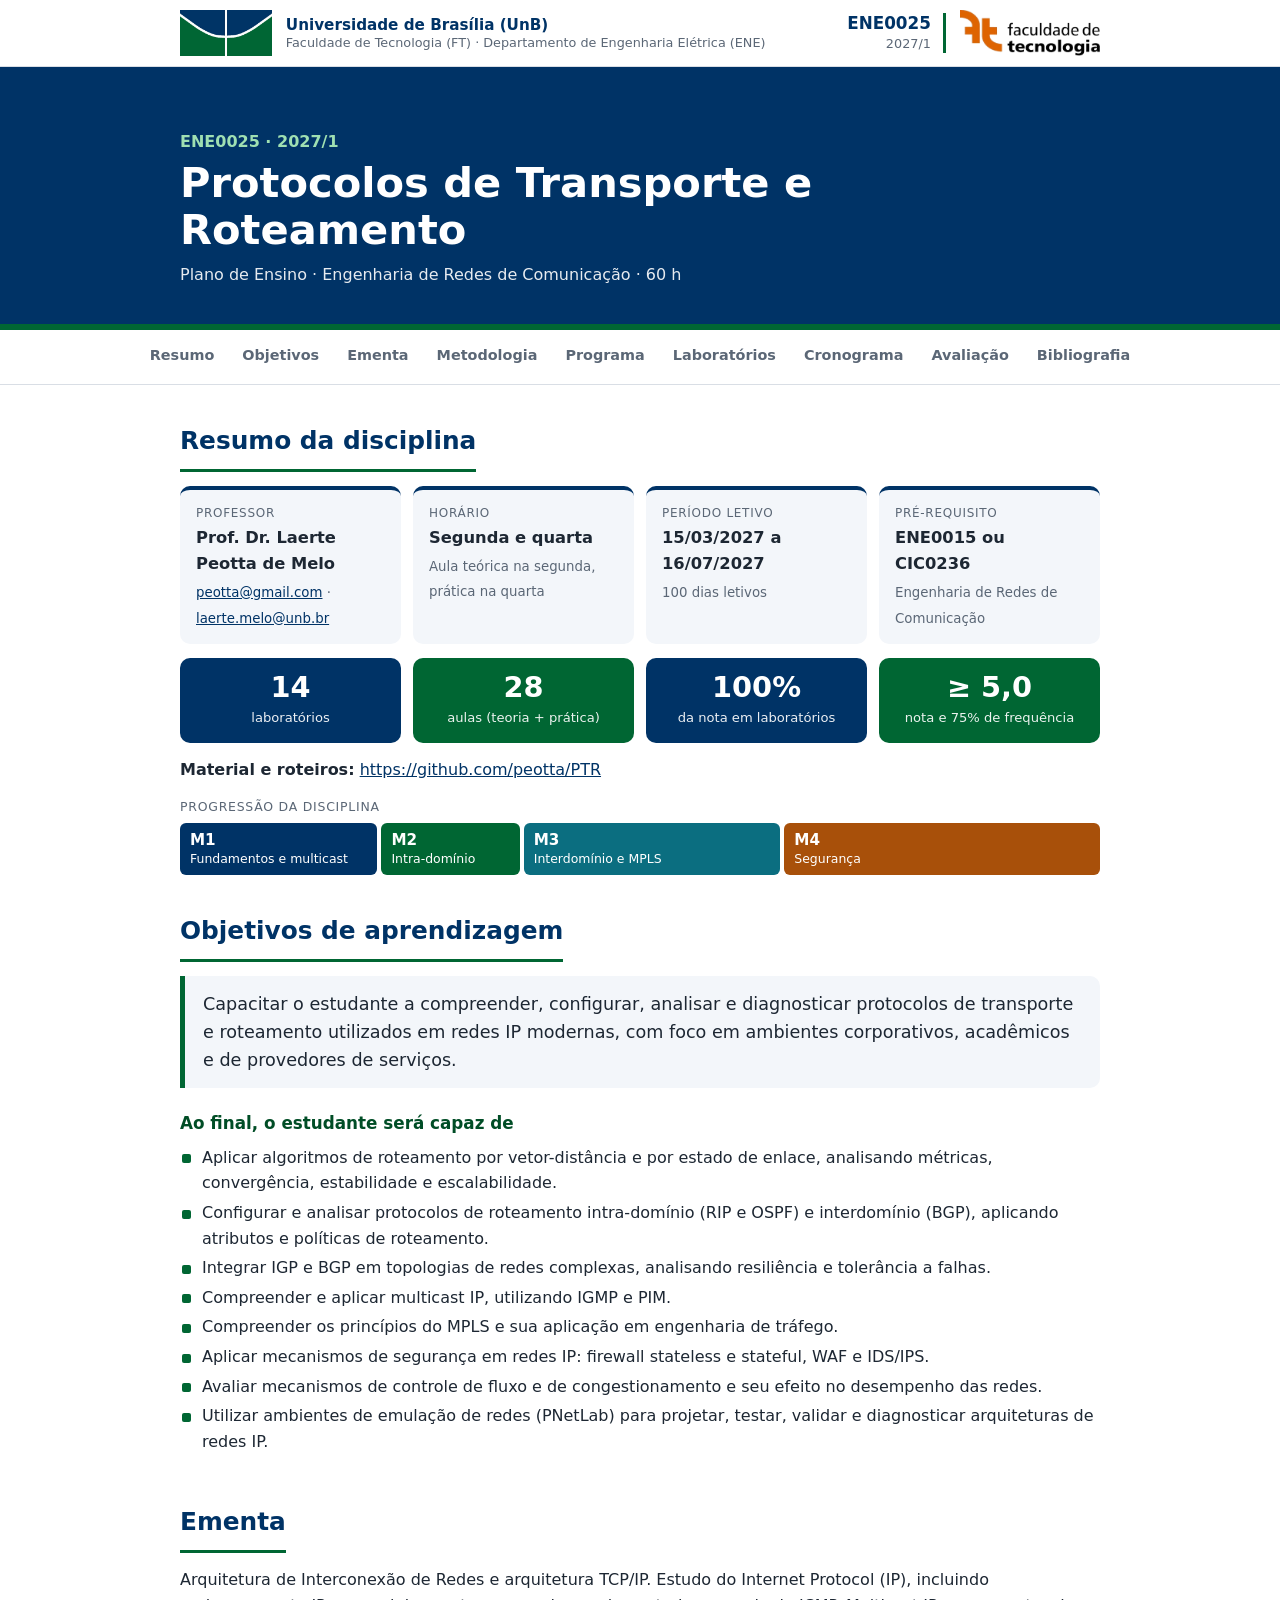
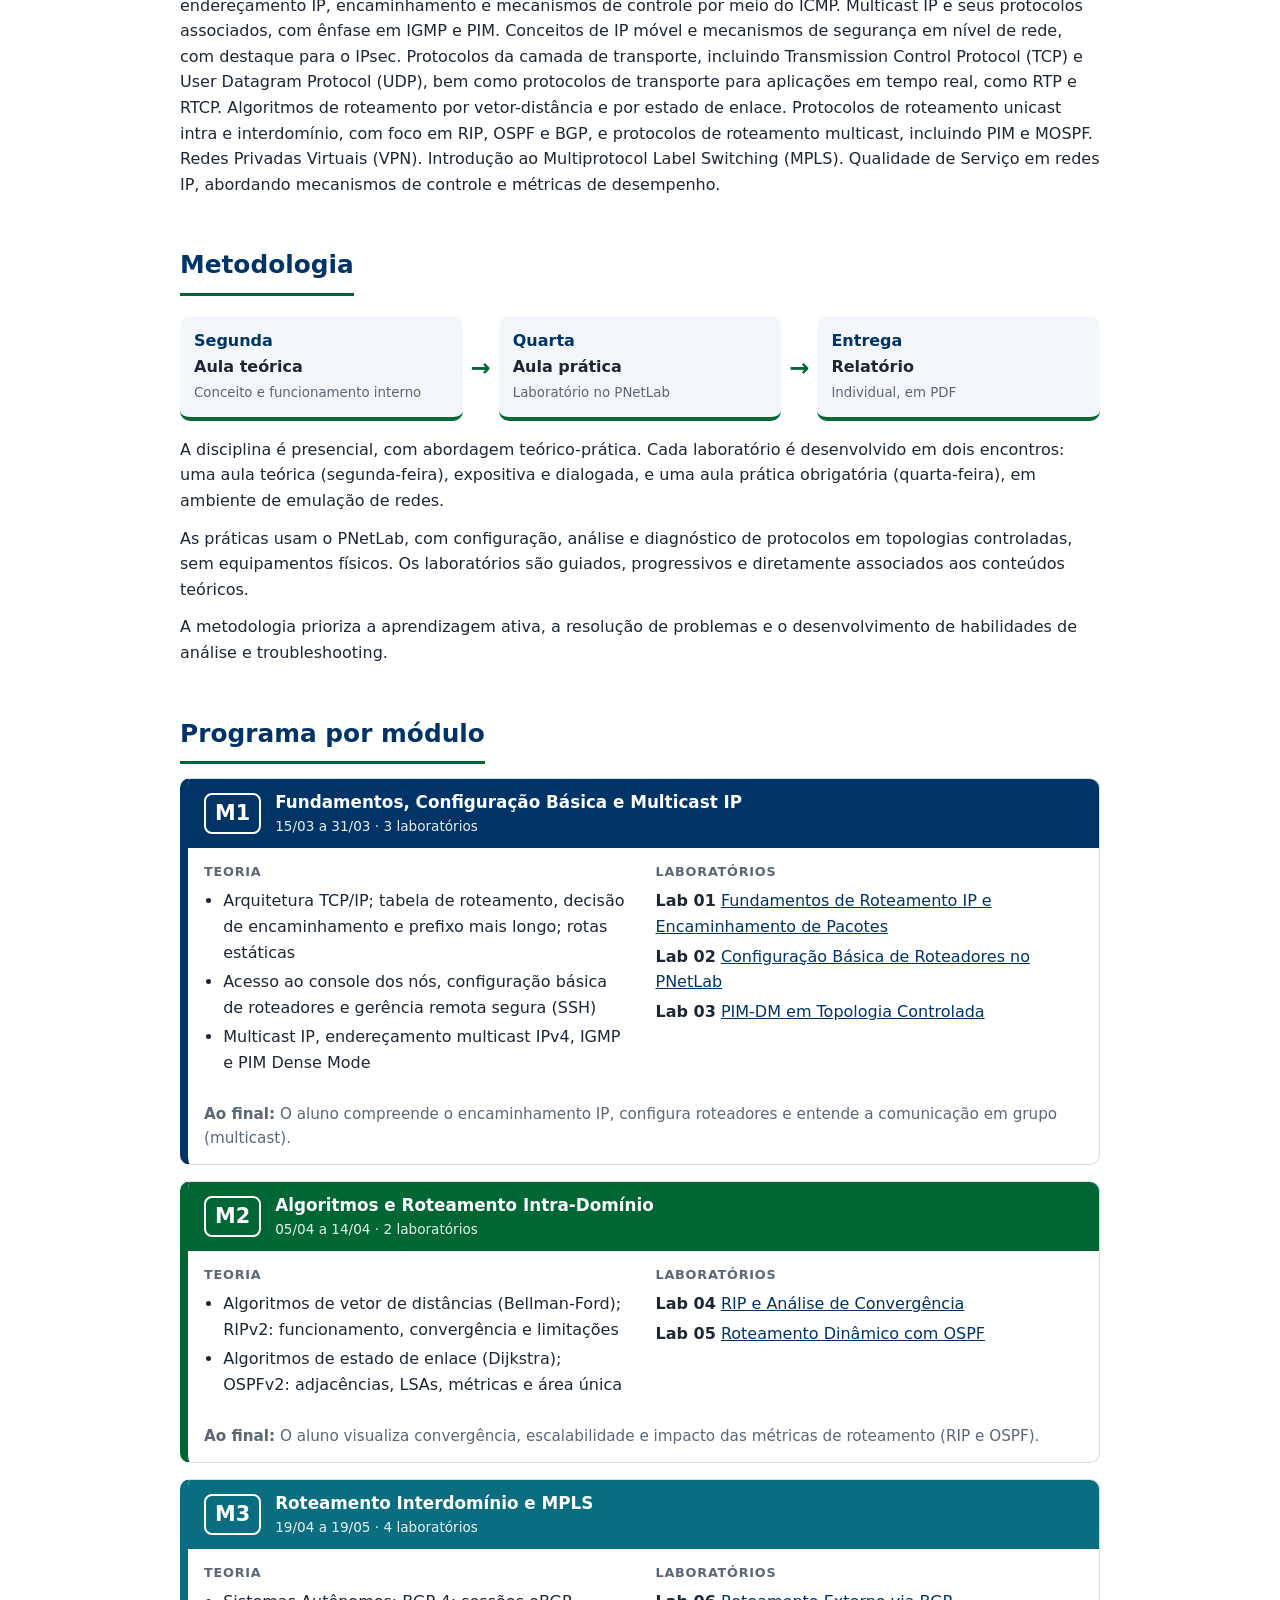
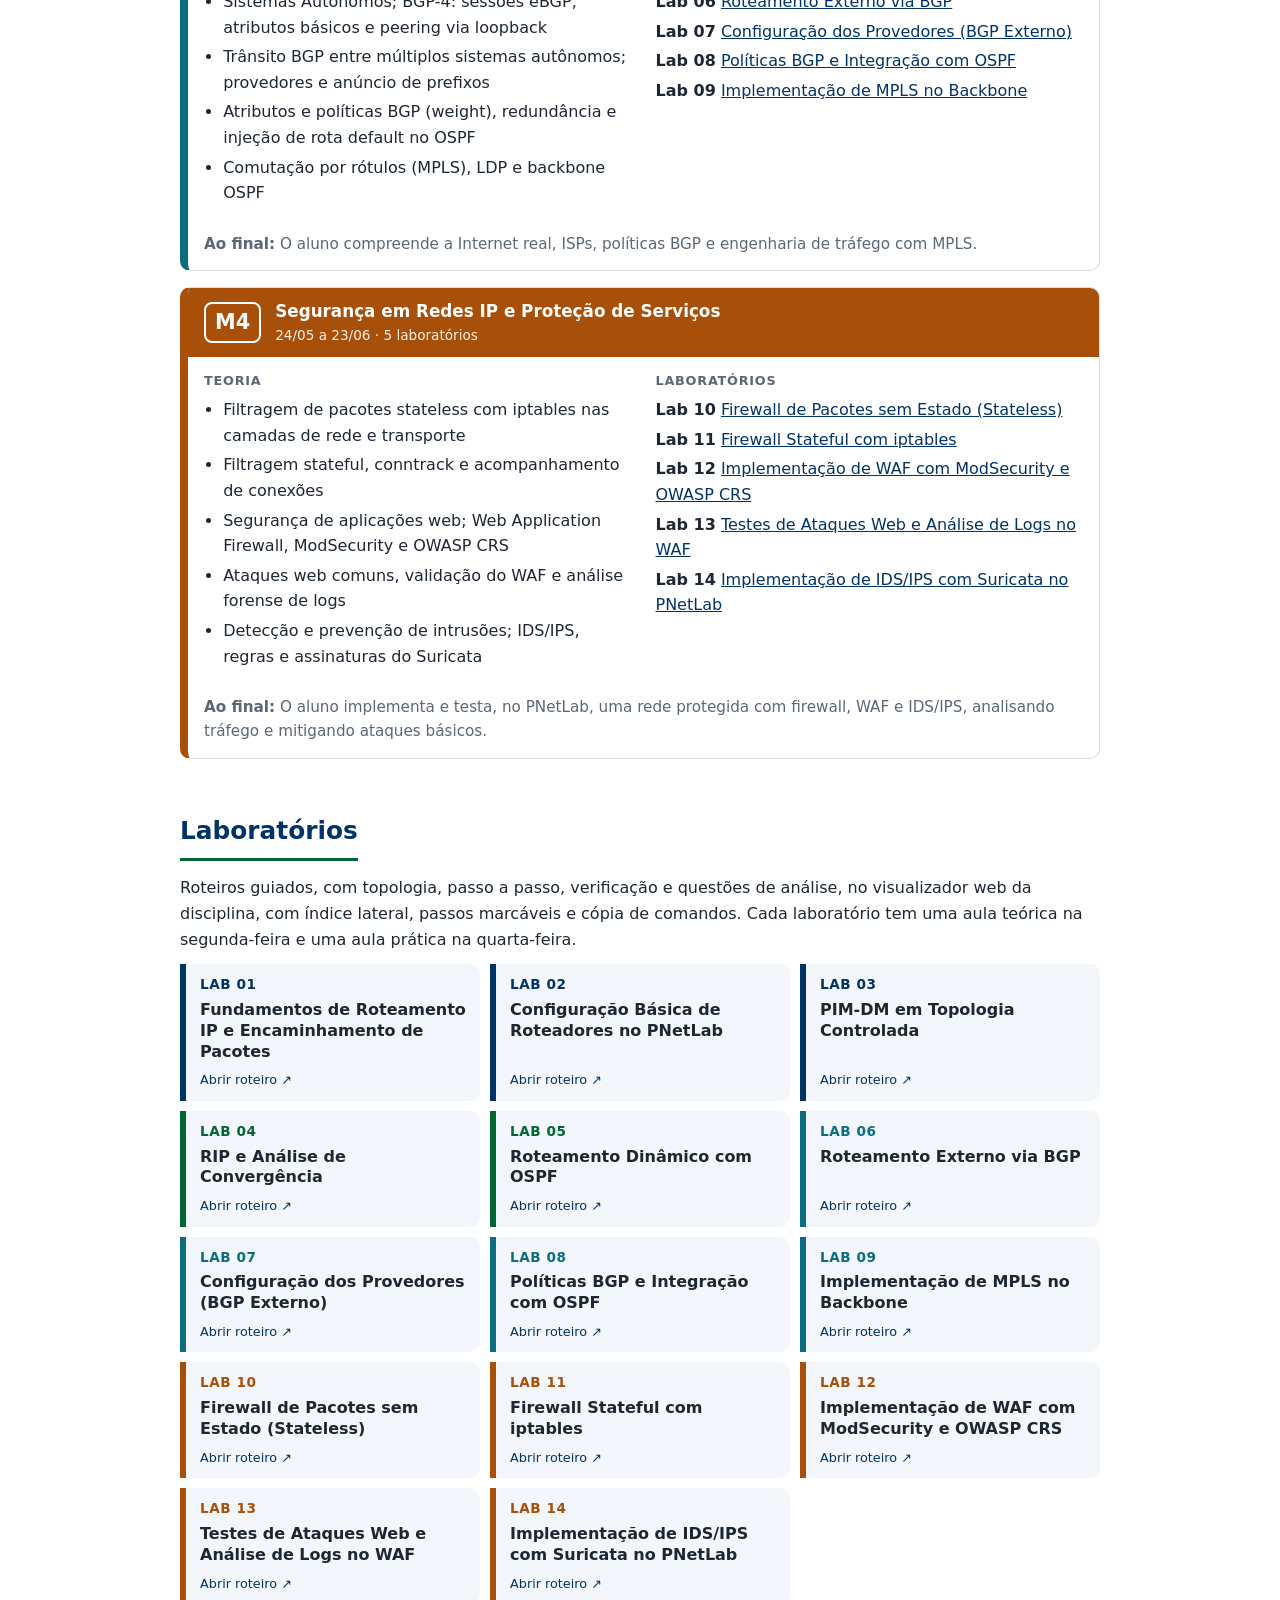
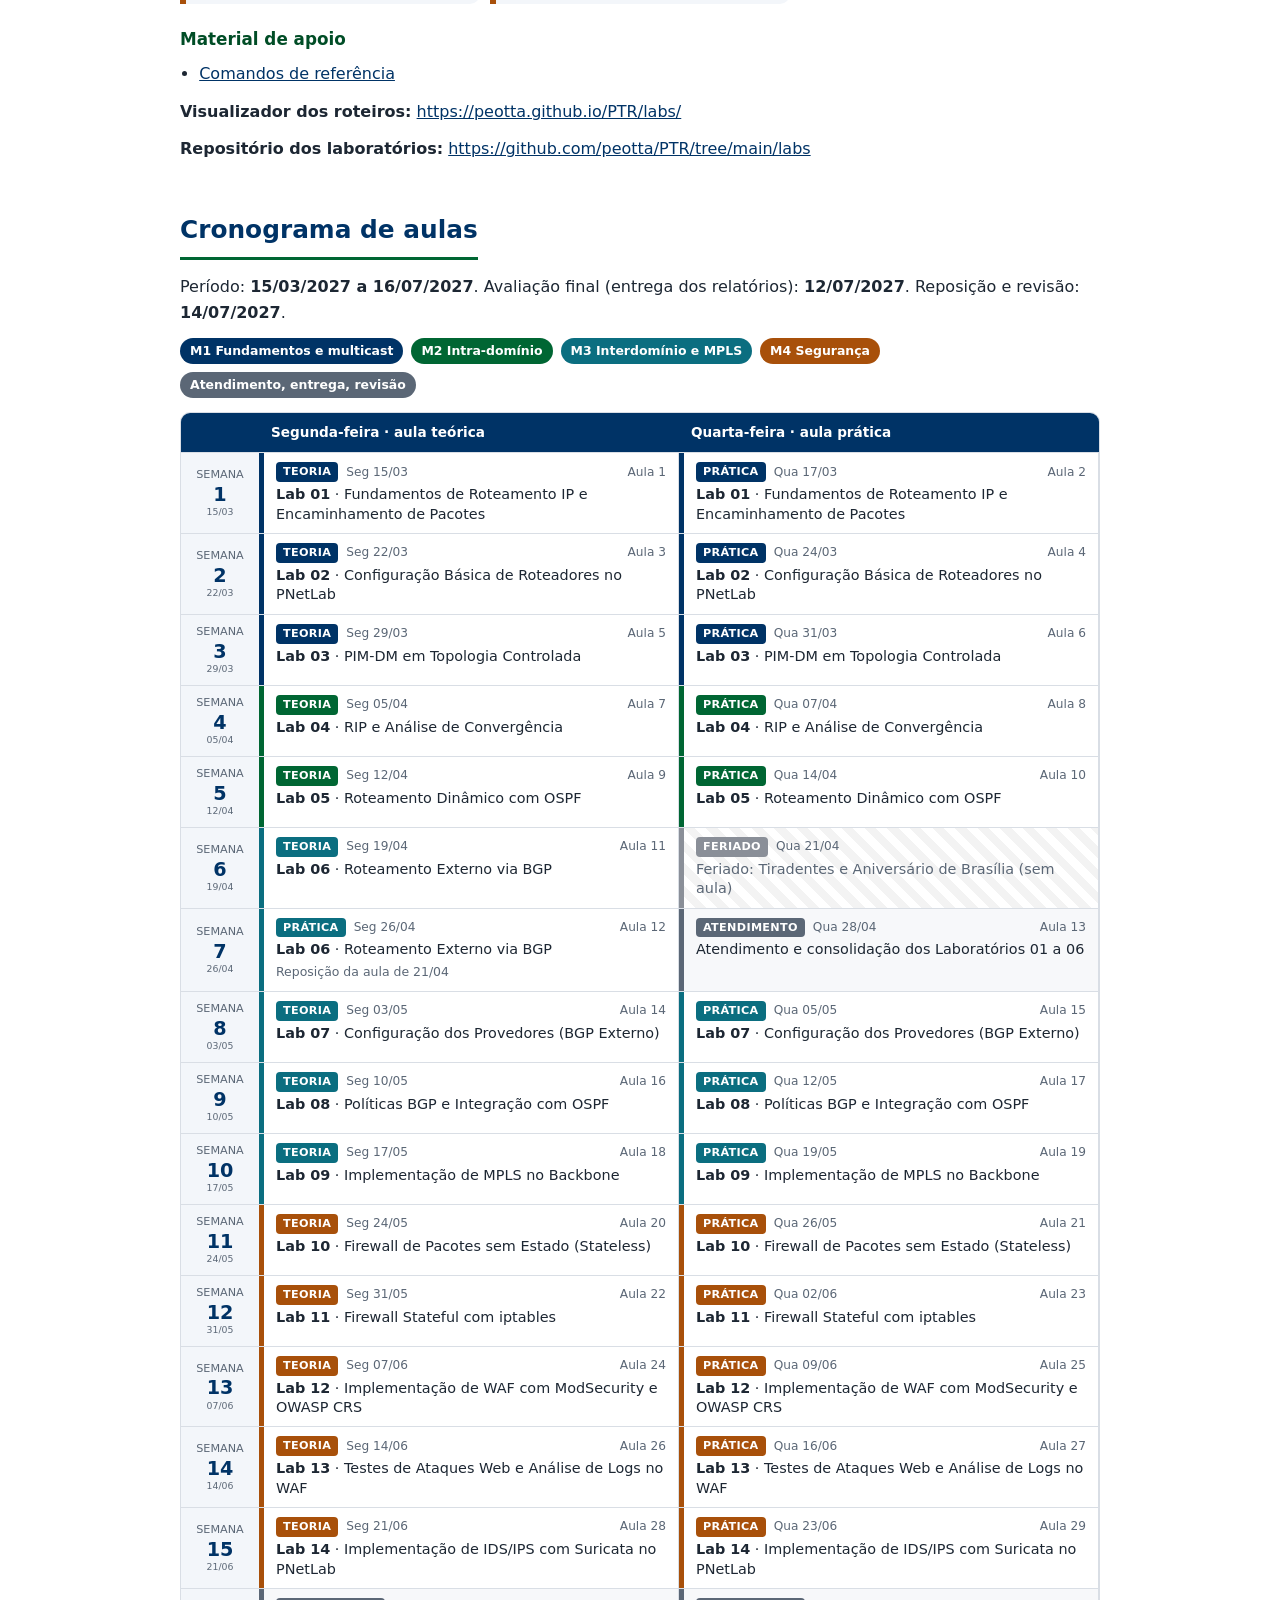
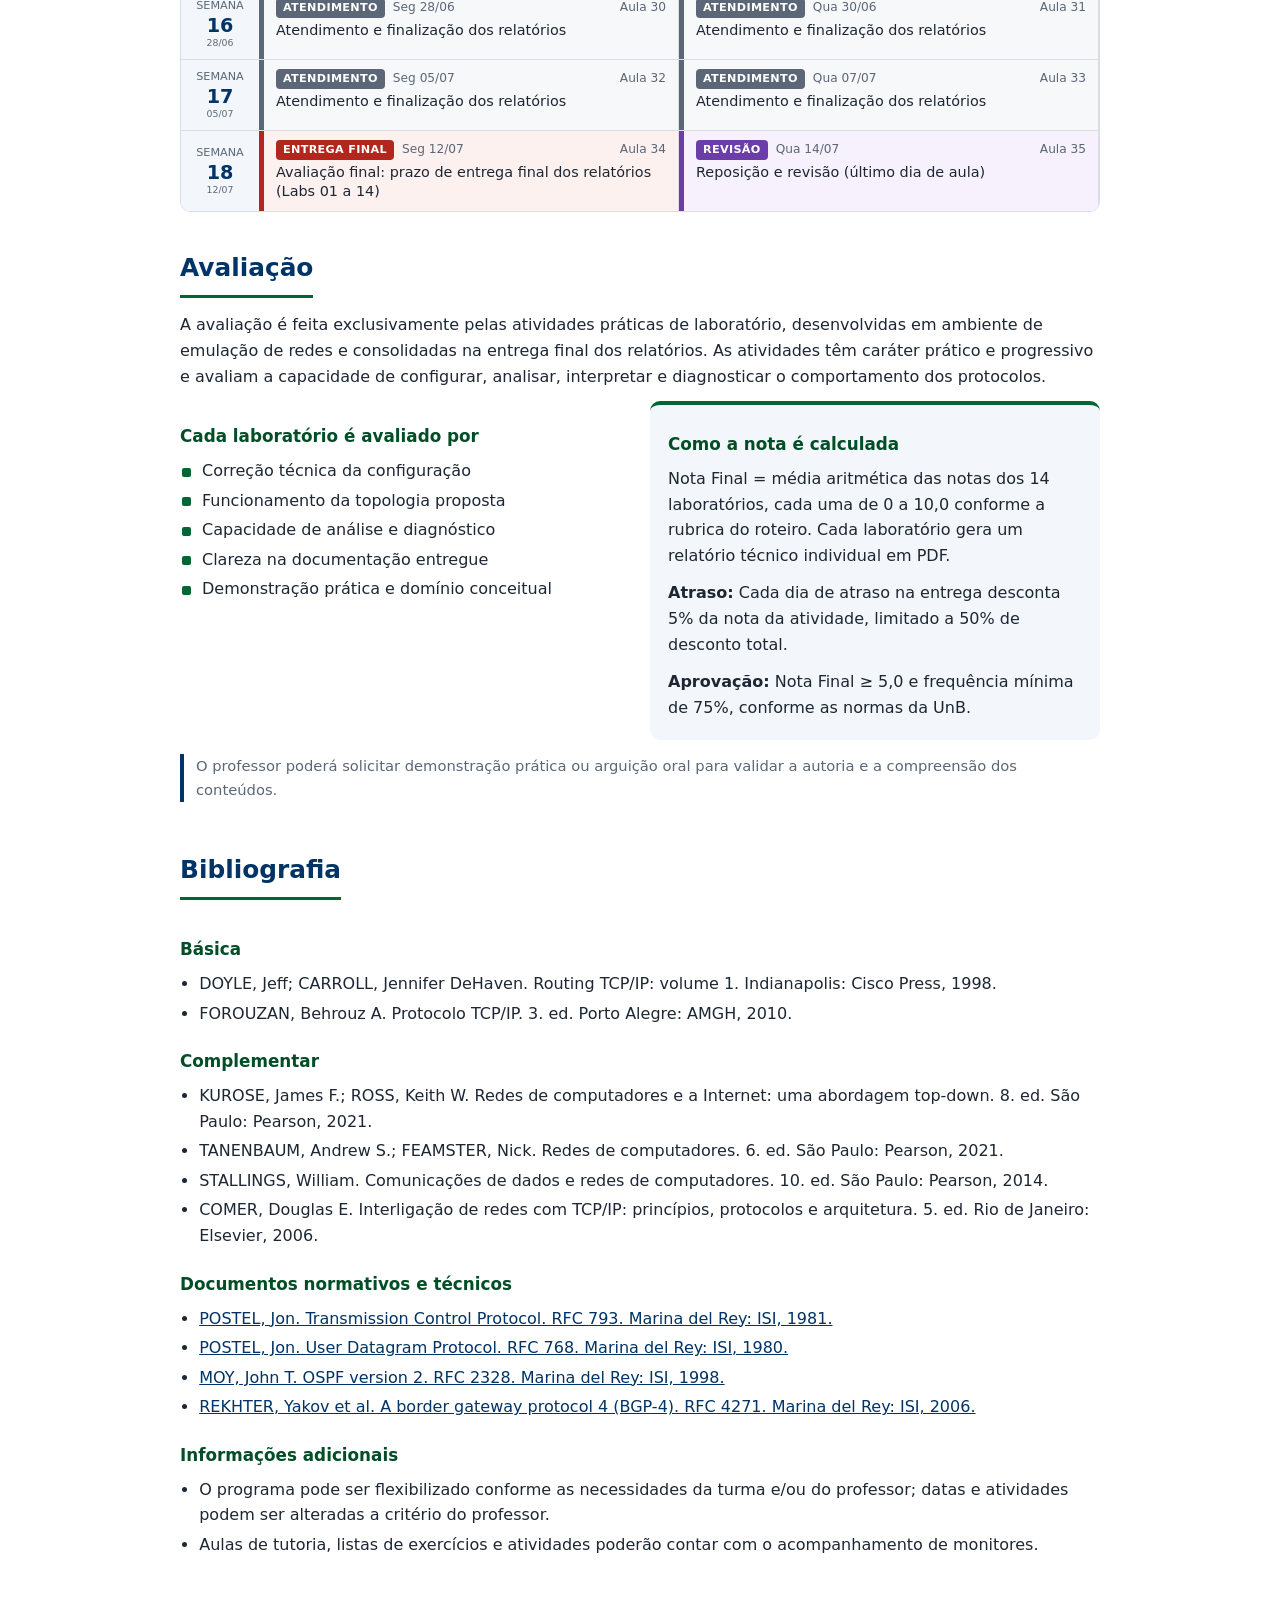
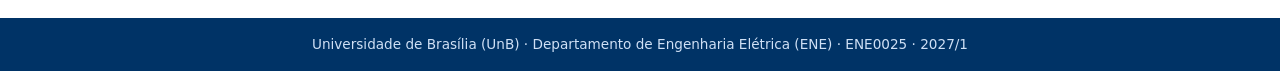
<file: docs/index.html>
<!DOCTYPE html>
<html lang="pt-BR">
<head>
<meta charset="utf-8">
<meta name="viewport" content="width=device-width, initial-scale=1">
<title>Plano de Ensino ENE0025 · 2027/1</title>
<meta name="description" content="Plano de ensino de Protocolos de Transporte e Roteamento (ENE0025), semestre 2027/1, UnB.">
<style>
:root{--azul:#003366;--verde:#006633;--verde-esc:#004d26;--teal:#0B6E80;--ambar:#A8500A;
--tinta:#1d2733;--suave:#5b6776;--linha:#d9dee5;--fundo:#fff;--painel:#f3f6fa}
*{box-sizing:border-box}
html{scroll-behavior:smooth;scroll-padding-top:56px}
body{margin:0;font:16px/1.6 "Inter","Segoe UI",system-ui,-apple-system,sans-serif;color:var(--tinta);background:var(--fundo)}
a{color:var(--azul)}
table.pagina,.pagina>thead,.pagina>tbody,.pagina>tfoot,.pagina tr,.pagina td{display:block;width:100%;padding:0;margin:0;border:0}
.topo{background:#fff;border-bottom:1px solid var(--linha)}
.topo-in{max-width:960px;margin:0 auto;padding:10px 20px;display:flex;align-items:center;gap:14px}
.logo{height:46px;width:auto;display:block}
.topo-txt{display:flex;flex-direction:column;line-height:1.25;flex:1;min-width:0}
.topo-txt b{color:var(--azul);font-size:.95rem}.topo-txt span{color:var(--suave);font-size:.8rem}
.topo-cod{text-align:right;line-height:1.2;border-right:3px solid var(--verde);padding-right:12px}
.topo-cod b{display:block;color:var(--azul);font-size:1.05rem}.topo-cod span{font-size:.8rem;color:var(--suave)}
.logo-ft-txt{font-weight:700;color:var(--azul);font-size:.8rem;line-height:1.15;border-left:3px solid var(--verde);padding-left:8px}
.logo-composto{height:34px}
.temas{list-style:none;padding:0;margin:12px 0;display:grid;gap:6px;counter-reset:t}
.temas li{display:flex;gap:12px;align-items:baseline;background:var(--painel);border-left:6px solid var(--c);border-radius:0 8px 8px 0;padding:8px 14px;break-inside:avoid}
.temas li b{min-width:68px;color:var(--c);font-weight:800}
.temas .desc{display:block;font-size:.85rem;color:#4a5668;margin-top:2px}
.baixar{display:inline-block;margin-top:14px;padding:8px 16px;border:2px solid #fff;border-radius:8px;color:#fff;text-decoration:none;font-weight:600;font-size:.9rem}
.baixar:hover{background:#fff;color:var(--azul)}
.labs-grid{display:grid;grid-template-columns:repeat(auto-fill,minmax(250px,1fr));gap:10px;margin:12px 0}
.lab-card{display:flex;flex-direction:column;gap:4px;text-decoration:none;color:var(--tinta);background:var(--painel);border-left:6px solid var(--c);border-radius:0 10px 10px 0;padding:10px 14px}
.lab-card:hover{background:#e6edf6}
.lab-n{font-weight:800;color:var(--c);font-size:.85rem;text-transform:uppercase;letter-spacing:.04em}
.lab-t{font-weight:600;line-height:1.3}
.lab-go{display:flex;justify-content:space-between;gap:8px;font-size:.8rem;color:var(--azul);margin-top:auto;padding-top:4px}
.lab-tag{background:var(--c);color:#fff;border-radius:4px;padding:0 6px;font-size:.7rem;font-weight:700}
.rodape p{margin:0}
.capa{background:var(--azul);color:#fff;border-bottom:6px solid var(--verde)}
.capa-in{max-width:960px;margin:0 auto;padding:44px 20px 36px}
.inst{margin:0;font-size:.85rem;letter-spacing:.04em;text-transform:uppercase;opacity:.85}
.cod{margin:18px 0 0;font-weight:600;color:#9fe0b2}
h1{margin:4px 0 8px;font-size:clamp(1.8rem,5vw,2.6rem);line-height:1.15}
.sub{margin:0;opacity:.9}
.nav{position:sticky;top:0;z-index:5;background:#fff;border-bottom:1px solid var(--linha);display:flex;gap:4px;overflow-x:auto;padding:0 12px;justify-content:center}
.nav a{padding:14px 12px;text-decoration:none;color:var(--suave);font-weight:600;font-size:.9rem;white-space:nowrap;border-bottom:3px solid transparent}
.nav a:hover{color:var(--azul);border-color:var(--verde)}
main{max-width:960px;margin:0 auto;padding:8px 20px 40px}
section{padding:28px 0 8px}
h2{margin:0 0 14px;font-size:1.55rem;color:var(--azul);padding-bottom:8px;border-bottom:3px solid var(--verde);display:inline-block}
h3{margin:22px 0 8px;font-size:1.05rem;color:var(--verde-esc)}
h4{margin:0 0 6px;font-size:.8rem;text-transform:uppercase;letter-spacing:.06em;color:var(--suave)}
p{margin:0 0 12px}
ul{margin:0 0 12px;padding-left:1.2rem}li{margin:4px 0}
ul.marca{list-style:none;padding:0}
ul.marca li{padding-left:22px;position:relative}
ul.marca li:before{content:"";position:absolute;left:2px;top:.6em;width:9px;height:9px;border-radius:2px;background:var(--verde)}
.cards{display:grid;grid-template-columns:repeat(auto-fit,minmax(210px,1fr));gap:12px}
.card{background:var(--painel);border-radius:10px;padding:14px 16px;border-top:4px solid var(--azul)}
.card span{display:block;font-size:.75rem;text-transform:uppercase;letter-spacing:.06em;color:var(--suave)}
.card b{display:block;font-size:1.02rem;margin:2px 0}
.card small{color:var(--suave);word-break:break-word}
.destaques{display:grid;grid-template-columns:repeat(auto-fit,minmax(150px,1fr));gap:12px;margin:14px 0}
.num{text-align:center;padding:14px 8px;border-radius:10px;background:var(--azul);color:#fff}
.num:nth-child(even){background:var(--verde)}
.num b{display:block;font-size:1.8rem;line-height:1.1}.num span{font-size:.82rem;opacity:.92}
.link{margin-top:6px}
.rot{margin:14px 0 6px;font-size:.78rem;text-transform:uppercase;letter-spacing:.06em;color:var(--suave)}
.progressao{display:flex;flex-wrap:wrap;gap:4px}
.prog{color:#fff;padding:8px 10px;border-radius:6px;min-width:118px;font-size:.78rem;line-height:1.3}
.prog b{display:block;font-size:.95rem}.prog span{display:block;white-space:normal;overflow-wrap:anywhere}
.destaque{font-size:1.1rem;background:var(--painel);border-left:5px solid var(--verde);padding:14px 18px;border-radius:0 10px 10px 0}
details{margin-top:14px;border:1px solid var(--linha);border-radius:10px;padding:4px 16px}
summary{cursor:pointer;font-weight:600;color:var(--azul);padding:10px 0}
.fluxo{display:flex;align-items:stretch;gap:8px;margin:6px 0 16px;flex-wrap:wrap}
.passo{flex:1;min-width:150px;background:var(--painel);border-radius:10px;padding:12px 14px;border-bottom:4px solid var(--verde)}
.passo b{display:block;color:var(--azul)}.passo span{display:block;font-weight:600}.passo small{color:var(--suave)}
.seta{align-self:center;font-size:1.5rem;color:var(--verde);font-weight:700}
.modulo{border:1px solid var(--linha);border-left:8px solid var(--c);border-radius:10px;margin:0 0 16px;overflow:hidden;break-inside:avoid}
.modulo header{display:flex;gap:14px;align-items:center;background:var(--c);color:#fff;padding:10px 16px}
.modulo h3{margin:0;color:#fff;font-size:1.05rem}.per{margin:0;font-size:.85rem;opacity:.92}
.mod-n{font-weight:800;font-size:1.3rem;border:2px solid #fff;border-radius:8px;padding:2px 9px}
.mod-corpo{display:grid;grid-template-columns:1fr 1fr;gap:6px 24px;padding:14px 16px 4px}
.resultado{margin:0;padding:10px 16px 14px;color:var(--suave);font-size:.95rem}
ul.labs{list-style:none;padding:0}
.m0{--c:#5b6776}.m1{--c:var(--azul)}.m2{--c:var(--verde)}.m3{--c:var(--teal)}.m4{--c:var(--ambar)}.m5{--c:#6a3da8}
.prog{background:var(--c)}
.legenda{display:flex;flex-wrap:wrap;gap:8px;margin:10px 0 14px}
.lg{background:var(--c);color:#fff;font-size:.78rem;padding:3px 10px;border-radius:999px;font-weight:600}
.crono{border:1px solid var(--linha);border-radius:10px;overflow:hidden}
.semana{display:grid;grid-template-columns:78px 1fr 1fr;gap:0;border-top:1px solid var(--linha)}
.semana.cab{background:var(--azul);color:#fff;font-weight:600;font-size:.85rem;border-top:0}
.semana.cab div{padding:9px 12px}
.sem-n{background:var(--painel);display:flex;flex-direction:column;align-items:center;justify-content:center;padding:8px 4px;font-size:.7rem;color:var(--suave);text-transform:uppercase}
.sem-n b{font-size:1.2rem;color:var(--azul);line-height:1.1}.sem-n small{text-transform:none}
.slot{padding:9px 12px;border-left:5px solid var(--c);border-right:1px solid var(--linha);background:#fff}
.slot-topo{display:flex;gap:8px;align-items:center;flex-wrap:wrap;font-size:.76rem;color:var(--suave)}
.chip{background:var(--c);color:#fff;border-radius:4px;padding:1px 7px;font-weight:700;font-size:.7rem;text-transform:uppercase;letter-spacing:.03em}
.aula{margin-left:auto}
.slot-corpo{font-size:.9rem;margin-top:3px;line-height:1.35}
.desc{display:block;font-size:.84rem;color:var(--suave);margin-top:2px;line-height:1.35}
.nota{display:block;font-size:.78rem;color:var(--suave);margin-top:2px}
.tipo-feriado{background:repeating-linear-gradient(45deg,#fff,#fff 8px,#f3f3f3 8px,#f3f3f3 16px);--c:#8a8f98}
.tipo-feriado .slot-corpo{color:var(--suave)}
.tipo-entrega{--c:#b3261e;background:#fdf1f0}.tipo-revisao{--c:#6a3da8;background:#f6f1fc}
.tipo-atendimento{background:#f7f8fa}
.vazio{padding:9px 12px;color:var(--suave)}
.duas{display:grid;grid-template-columns:1fr 1fr;gap:20px}
.quadro{background:var(--painel);border-radius:10px;padding:4px 18px 8px;border-top:4px solid var(--verde)}
.aviso{margin-top:14px;font-size:.92rem;color:var(--suave);border-left:4px solid var(--azul);padding-left:12px}
footer{background:var(--azul);color:#cfe0f5;text-align:center;padding:16px;font-size:.85rem}
footer p{margin:0}
.mod-corpo.um{grid-template-columns:1fr}
.duas.uma{grid-template-columns:1fr}
.lin{display:grid;grid-template-columns:48px 92px 44px 1fr;border-top:1px solid var(--linha);font-size:.9rem;align-items:start}
.lin>div{padding:8px 10px}
.lin.cab{background:var(--azul);color:#fff;font-weight:600;border-top:0}
.lin .ln{text-align:center;font-weight:700;color:var(--azul)}
.lin:not(.cab){border-left:5px solid var(--c)}
.lin .chip{margin-right:6px}
.lin.tipo-feriado{background:repeating-linear-gradient(45deg,#fff,#fff 8px,#f3f3f3 8px,#f3f3f3 16px);--c:#8a8f98;color:var(--suave)}
.lin.tipo-entrega{--c:#b3261e;background:#fdf1f0}.lin.tipo-revisao,.lin.tipo-reposicao{--c:#6a3da8;background:#f6f1fc}
.lin.tipo-atendimento{background:#f7f8fa}
.pesos{display:grid;gap:8px;margin:12px 0}
.pe-i{display:flex;gap:14px;align-items:center;background:var(--painel);border-left:5px solid var(--verde);border-radius:0 10px 10px 0;padding:10px 14px}
.pe-i>div{flex:1}.pe-i p{margin:2px 0 0;font-size:.9rem;color:var(--suave)}
.pe-i span{font-weight:800;font-size:1.4rem;color:var(--azul)}
@media(max-width:720px){
 .lin{grid-template-columns:36px 1fr}.lin.cab{display:none}.lin>div:nth-child(3){display:none}
 .mod-corpo,.duas{grid-template-columns:1fr}
 .semana{grid-template-columns:46px 1fr}.semana.cab{display:none}
 .semana .sem-n{grid-row:span 2}.sem-n span{display:none}
 .progressao{flex-direction:column}
 .seta{display:none}
}
@media print{
 @page{size:A4;margin:12mm 12mm 16mm;@bottom-right{content:"Página " counter(page) " de " counter(pages);font:8pt "Segoe UI",sans-serif;color:#5b6776}}
 table.pagina{display:table;border-collapse:collapse}
 .pagina>thead{display:table-header-group}.pagina>tbody{display:table-row-group}.pagina>tfoot{display:table-footer-group}
 .pagina tr{display:table-row}.pagina td{display:table-cell;vertical-align:top}
 .topo{border-bottom:2px solid var(--verde);margin-bottom:4mm}
 .topo-in{max-width:none;padding:0 0 3mm}
 .logo{height:12mm}
 .rodape{background:none;color:#5b6776;text-align:left;padding:0;border-top:1px solid var(--linha);font-size:8pt;margin-top:4mm}
 .rodape p{padding-top:1.5mm}
 body{font-size:10.5pt;line-height:1.45;-webkit-print-color-adjust:exact;print-color-adjust:exact}
 .nav{display:none}.capa-in{padding:22px 16px 18px}
 main{max-width:none;padding:0}
 section{padding-top:14px}
 h2,h3,h4{break-after:avoid-page;page-break-after:avoid}
 section>h2+*,h2+*,h3+*,h4+*{break-before:avoid-page;page-break-before:avoid}
 .semana,.lin,.pe-i,.card,.passo,.quadro,details{break-inside:avoid}
 .modulo.longo{break-inside:auto}
 .semana.cab{position:static}
 details{border:0;padding:0}
 details>*{display:block}
 #cronograma{break-before:page}
}
</style>
</head>
<body>
<table class="pagina"><thead><tr><td>
<div class="topo">
  <div class="topo-in">
    <img class="logo logo-unb" src="[data-uri]" alt="Universidade de Brasília">
    <div class="topo-txt"><b>Universidade de Brasília (UnB)</b><span>Faculdade de Tecnologia (FT) · Departamento de Engenharia Elétrica (ENE)</span></div>
    <div class="topo-cod"><b>ENE0025</b><span>2027/1</span></div>
    <img class="logo logo-ft" src="[data-uri]" alt="Faculdade de Tecnologia (FT)">
  </div>
</div>
</td></tr></thead><tbody><tr><td>
<header class="capa">
  <div class="capa-in">
    <p class="cod">ENE0025 · 2027/1</p>
    <h1>Protocolos de Transporte e Roteamento</h1>
    <p class="sub">Plano de Ensino · Engenharia de Redes de Comunicação · 60 h</p>
  </div>
</header>
<nav class="nav" aria-label="Seções"><a href="#resumo">Resumo</a><a href="#objetivos">Objetivos</a><a href="#ementa">Ementa</a><a href="#metodo">Metodologia</a><a href="#programa">Programa</a><a href="#laboratorios">Laboratórios</a><a href="#cronograma">Cronograma</a><a href="#avaliacao">Avaliação</a><a href="#bibliografia">Bibliografia</a></nav>
<main>

<section id="resumo">
  <h2>Resumo da disciplina</h2>
  <div class="cards"><div class="card"><span>Professor</span><b>Prof. Dr. Laerte Peotta de Melo</b><small><a href="mailto:peotta@gmail.com">peotta@gmail.com</a> · <a href="mailto:laerte.melo@unb.br">laerte.melo@unb.br</a></small></div><div class="card"><span>Horário</span><b>Segunda e quarta</b><small>Aula teórica na segunda, prática na quarta</small></div><div class="card"><span>Período letivo</span><b>15/03/2027 a 16/07/2027</b><small>100 dias letivos</small></div><div class="card"><span>Pré-requisito</span><b>ENE0015 ou CIC0236</b><small>Engenharia de Redes de Comunicação</small></div></div>
  <div class="destaques"><div class="num"><b>14</b><span>laboratórios</span></div><div class="num"><b>28</b><span>aulas (teoria + prática)</span></div><div class="num"><b>100%</b><span>da nota em laboratórios</span></div><div class="num"><b>≥ 5,0</b><span>nota e 75% de frequência</span></div></div>
  <p class="link"><b>Material e roteiros:</b> <a href="https://github.com/peotta/PTR">https://github.com/peotta/PTR</a></p>
  <div class="prog-wrap"><p class="rot">Progressão da disciplina</p><div class="progressao"><div class="prog m1" style="flex:3"><b>M1</b><span>Fundamentos e multicast</span></div><div class="prog m2" style="flex:2"><b>M2</b><span>Intra-domínio</span></div><div class="prog m3" style="flex:4"><b>M3</b><span>Interdomínio e MPLS</span></div><div class="prog m4" style="flex:5"><b>M4</b><span>Segurança</span></div></div></div>
</section>

<section id="objetivos">
  <h2>Objetivos de aprendizagem</h2>
  <p class="destaque">Capacitar o estudante a compreender, configurar, analisar e diagnosticar protocolos de transporte e roteamento utilizados em redes IP modernas, com foco em ambientes corporativos, acadêmicos e de provedores de serviços.</p>
  <h3>Ao final, o estudante será capaz de</h3>
  <ul class="marca"><li>Aplicar algoritmos de roteamento por vetor-distância e por estado de enlace, analisando métricas, convergência, estabilidade e escalabilidade.</li><li>Configurar e analisar protocolos de roteamento intra-domínio (RIP e OSPF) e interdomínio (BGP), aplicando atributos e políticas de roteamento.</li><li>Integrar IGP e BGP em topologias de redes complexas, analisando resiliência e tolerância a falhas.</li><li>Compreender e aplicar multicast IP, utilizando IGMP e PIM.</li><li>Compreender os princípios do MPLS e sua aplicação em engenharia de tráfego.</li><li>Aplicar mecanismos de segurança em redes IP: firewall stateless e stateful, WAF e IDS/IPS.</li><li>Avaliar mecanismos de controle de fluxo e de congestionamento e seu efeito no desempenho das redes.</li><li>Utilizar ambientes de emulação de redes (PNetLab) para projetar, testar, validar e diagnosticar arquiteturas de redes IP.</li></ul>
</section>

<section id="ementa">
  <h2>Ementa</h2>
  <p>Arquitetura de Interconexão de Redes e arquitetura TCP/IP. Estudo do Internet Protocol (IP), incluindo endereçamento IP, encaminhamento e mecanismos de controle por meio do ICMP. Multicast IP e seus protocolos associados, com ênfase em IGMP e PIM. Conceitos de IP móvel e mecanismos de segurança em nível de rede, com destaque para o IPsec. Protocolos da camada de transporte, incluindo Transmission Control Protocol (TCP) e User Datagram Protocol (UDP), bem como protocolos de transporte para aplicações em tempo real, como RTP e RTCP. Algoritmos de roteamento por vetor-distância e por estado de enlace. Protocolos de roteamento unicast intra e interdomínio, com foco em RIP, OSPF e BGP, e protocolos de roteamento multicast, incluindo PIM e MOSPF. Redes Privadas Virtuais (VPN). Introdução ao Multiprotocol Label Switching (MPLS). Qualidade de Serviço em redes IP, abordando mecanismos de controle e métricas de desempenho.</p>
</section>

<section id="metodo">
  <h2>Metodologia</h2>
  <div class="fluxo"><div class="passo"><b>Segunda</b><span>Aula teórica</span><small>Conceito e funcionamento interno</small></div><div class="seta">→</div><div class="passo"><b>Quarta</b><span>Aula prática</span><small>Laboratório no PNetLab</small></div><div class="seta">→</div><div class="passo"><b>Entrega</b><span>Relatório</span><small>Individual, em PDF</small></div></div>
  <p>A disciplina é presencial, com abordagem teórico-prática. Cada laboratório é desenvolvido em dois encontros: uma aula teórica (segunda-feira), expositiva e dialogada, e uma aula prática obrigatória (quarta-feira), em ambiente de emulação de redes.</p><p>As práticas usam o PNetLab, com configuração, análise e diagnóstico de protocolos em topologias controladas, sem equipamentos físicos. Os laboratórios são guiados, progressivos e diretamente associados aos conteúdos teóricos.</p><p>A metodologia prioriza a aprendizagem ativa, a resolução de problemas e o desenvolvimento de habilidades de análise e troubleshooting.</p>
</section>

<section id="programa">
  <h2>Programa por módulo</h2>
  
<article class="modulo m1">
  <header><span class="mod-n">M1</span><div><h3>Fundamentos, Configuração Básica e Multicast IP</h3>
  <p class="per">15/03 a 31/03 · 3 laboratórios</p></div></header>
  <div class="mod-corpo">
    <div><h4>Teoria</h4><ul class=""><li>Arquitetura TCP/IP; tabela de roteamento, decisão de encaminhamento e prefixo mais longo; rotas estáticas</li><li>Acesso ao console dos nós, configuração básica de roteadores e gerência remota segura (SSH)</li><li>Multicast IP, endereçamento multicast IPv4, IGMP e PIM Dense Mode</li></ul></div>
    <div><h4>Laboratórios</h4><ul class="labs"><li><b>Lab 01</b> <a href="https://peotta.github.io/PTR/labs/#/lab/01">Fundamentos de Roteamento IP e Encaminhamento de Pacotes</a></li><li><b>Lab 02</b> <a href="https://peotta.github.io/PTR/labs/#/lab/02">Configuração Básica de Roteadores no PNetLab</a></li><li><b>Lab 03</b> <a href="https://peotta.github.io/PTR/labs/#/lab/03">PIM-DM em Topologia Controlada</a></li></ul></div>
  </div>
  <p class="resultado"><b>Ao final:</b> O aluno compreende o encaminhamento IP, configura roteadores e entende a comunicação em grupo (multicast).</p>
</article>
<article class="modulo m2">
  <header><span class="mod-n">M2</span><div><h3>Algoritmos e Roteamento Intra-Domínio</h3>
  <p class="per">05/04 a 14/04 · 2 laboratórios</p></div></header>
  <div class="mod-corpo">
    <div><h4>Teoria</h4><ul class=""><li>Algoritmos de vetor de distâncias (Bellman-Ford); RIPv2: funcionamento, convergência e limitações</li><li>Algoritmos de estado de enlace (Dijkstra); OSPFv2: adjacências, LSAs, métricas e área única</li></ul></div>
    <div><h4>Laboratórios</h4><ul class="labs"><li><b>Lab 04</b> <a href="https://peotta.github.io/PTR/labs/#/lab/04">RIP e Análise de Convergência</a></li><li><b>Lab 05</b> <a href="https://peotta.github.io/PTR/labs/#/lab/05">Roteamento Dinâmico com OSPF</a></li></ul></div>
  </div>
  <p class="resultado"><b>Ao final:</b> O aluno visualiza convergência, escalabilidade e impacto das métricas de roteamento (RIP e OSPF).</p>
</article>
<article class="modulo m3">
  <header><span class="mod-n">M3</span><div><h3>Roteamento Interdomínio e MPLS</h3>
  <p class="per">19/04 a 19/05 · 4 laboratórios</p></div></header>
  <div class="mod-corpo">
    <div><h4>Teoria</h4><ul class=""><li>Sistemas Autônomos; BGP-4: sessões eBGP, atributos básicos e peering via loopback</li><li>Trânsito BGP entre múltiplos sistemas autônomos; provedores e anúncio de prefixos</li><li>Atributos e políticas BGP (weight), redundância e injeção de rota default no OSPF</li><li>Comutação por rótulos (MPLS), LDP e backbone OSPF</li></ul></div>
    <div><h4>Laboratórios</h4><ul class="labs"><li><b>Lab 06</b> <a href="https://peotta.github.io/PTR/labs/#/lab/06">Roteamento Externo via BGP</a></li><li><b>Lab 07</b> <a href="https://peotta.github.io/PTR/labs/#/lab/07">Configuração dos Provedores (BGP Externo)</a></li><li><b>Lab 08</b> <a href="https://peotta.github.io/PTR/labs/#/lab/08">Políticas BGP e Integração com OSPF</a></li><li><b>Lab 09</b> <a href="https://peotta.github.io/PTR/labs/#/lab/09">Implementação de MPLS no Backbone</a></li></ul></div>
  </div>
  <p class="resultado"><b>Ao final:</b> O aluno compreende a Internet real, ISPs, políticas BGP e engenharia de tráfego com MPLS.</p>
</article>
<article class="modulo m4">
  <header><span class="mod-n">M4</span><div><h3>Segurança em Redes IP e Proteção de Serviços</h3>
  <p class="per">24/05 a 23/06 · 5 laboratórios</p></div></header>
  <div class="mod-corpo">
    <div><h4>Teoria</h4><ul class=""><li>Filtragem de pacotes stateless com iptables nas camadas de rede e transporte</li><li>Filtragem stateful, conntrack e acompanhamento de conexões</li><li>Segurança de aplicações web; Web Application Firewall, ModSecurity e OWASP CRS</li><li>Ataques web comuns, validação do WAF e análise forense de logs</li><li>Detecção e prevenção de intrusões; IDS/IPS, regras e assinaturas do Suricata</li></ul></div>
    <div><h4>Laboratórios</h4><ul class="labs"><li><b>Lab 10</b> <a href="https://peotta.github.io/PTR/labs/#/lab/10">Firewall de Pacotes sem Estado (Stateless)</a></li><li><b>Lab 11</b> <a href="https://peotta.github.io/PTR/labs/#/lab/11">Firewall Stateful com iptables</a></li><li><b>Lab 12</b> <a href="https://peotta.github.io/PTR/labs/#/lab/12">Implementação de WAF com ModSecurity e OWASP CRS</a></li><li><b>Lab 13</b> <a href="https://peotta.github.io/PTR/labs/#/lab/13">Testes de Ataques Web e Análise de Logs no WAF</a></li><li><b>Lab 14</b> <a href="https://peotta.github.io/PTR/labs/#/lab/14">Implementação de IDS/IPS com Suricata no PNetLab</a></li></ul></div>
  </div>
  <p class="resultado"><b>Ao final:</b> O aluno implementa e testa, no PNetLab, uma rede protegida com firewall, WAF e IDS/IPS, analisando tráfego e mitigando ataques básicos.</p>
</article>
</section>

<section id="laboratorios">
  <h2>Laboratórios</h2>
  <p>Roteiros guiados, com topologia, passo a passo, verificação e questões de análise, no visualizador web da disciplina, com índice lateral, passos marcáveis e cópia de comandos. Cada laboratório tem uma aula teórica na segunda-feira e uma aula prática na quarta-feira.</p>
  <div class="labs-grid"><a class="lab-card m1" href="https://peotta.github.io/PTR/labs/#/lab/01"><span class="lab-n">Lab 01</span><span class="lab-t">Fundamentos de Roteamento IP e Encaminhamento de Pacotes</span><span class="lab-go"><span>Abrir roteiro ↗</span></span></a><a class="lab-card m1" href="https://peotta.github.io/PTR/labs/#/lab/02"><span class="lab-n">Lab 02</span><span class="lab-t">Configuração Básica de Roteadores no PNetLab</span><span class="lab-go"><span>Abrir roteiro ↗</span></span></a><a class="lab-card m1" href="https://peotta.github.io/PTR/labs/#/lab/03"><span class="lab-n">Lab 03</span><span class="lab-t">PIM-DM em Topologia Controlada</span><span class="lab-go"><span>Abrir roteiro ↗</span></span></a><a class="lab-card m2" href="https://peotta.github.io/PTR/labs/#/lab/04"><span class="lab-n">Lab 04</span><span class="lab-t">RIP e Análise de Convergência</span><span class="lab-go"><span>Abrir roteiro ↗</span></span></a><a class="lab-card m2" href="https://peotta.github.io/PTR/labs/#/lab/05"><span class="lab-n">Lab 05</span><span class="lab-t">Roteamento Dinâmico com OSPF</span><span class="lab-go"><span>Abrir roteiro ↗</span></span></a><a class="lab-card m3" href="https://peotta.github.io/PTR/labs/#/lab/06"><span class="lab-n">Lab 06</span><span class="lab-t">Roteamento Externo via BGP</span><span class="lab-go"><span>Abrir roteiro ↗</span></span></a><a class="lab-card m3" href="https://peotta.github.io/PTR/labs/#/lab/07"><span class="lab-n">Lab 07</span><span class="lab-t">Configuração dos Provedores (BGP Externo)</span><span class="lab-go"><span>Abrir roteiro ↗</span></span></a><a class="lab-card m3" href="https://peotta.github.io/PTR/labs/#/lab/08"><span class="lab-n">Lab 08</span><span class="lab-t">Políticas BGP e Integração com OSPF</span><span class="lab-go"><span>Abrir roteiro ↗</span></span></a><a class="lab-card m3" href="https://peotta.github.io/PTR/labs/#/lab/09"><span class="lab-n">Lab 09</span><span class="lab-t">Implementação de MPLS no Backbone</span><span class="lab-go"><span>Abrir roteiro ↗</span></span></a><a class="lab-card m4" href="https://peotta.github.io/PTR/labs/#/lab/10"><span class="lab-n">Lab 10</span><span class="lab-t">Firewall de Pacotes sem Estado (Stateless)</span><span class="lab-go"><span>Abrir roteiro ↗</span></span></a><a class="lab-card m4" href="https://peotta.github.io/PTR/labs/#/lab/11"><span class="lab-n">Lab 11</span><span class="lab-t">Firewall Stateful com iptables</span><span class="lab-go"><span>Abrir roteiro ↗</span></span></a><a class="lab-card m4" href="https://peotta.github.io/PTR/labs/#/lab/12"><span class="lab-n">Lab 12</span><span class="lab-t">Implementação de WAF com ModSecurity e OWASP CRS</span><span class="lab-go"><span>Abrir roteiro ↗</span></span></a><a class="lab-card m4" href="https://peotta.github.io/PTR/labs/#/lab/13"><span class="lab-n">Lab 13</span><span class="lab-t">Testes de Ataques Web e Análise de Logs no WAF</span><span class="lab-go"><span>Abrir roteiro ↗</span></span></a><a class="lab-card m4" href="https://peotta.github.io/PTR/labs/#/lab/14"><span class="lab-n">Lab 14</span><span class="lab-t">Implementação de IDS/IPS com Suricata no PNetLab</span><span class="lab-go"><span>Abrir roteiro ↗</span></span></a></div>
  <h3>Material de apoio</h3><ul><li><a href="https://peotta.github.io/PTR/labs/#/ref/comandos">Comandos de referência</a></li></ul>
  <p class="link"><b>Visualizador dos roteiros:</b> <a href="https://peotta.github.io/PTR/labs/">https://peotta.github.io/PTR/labs/</a></p><p class="link"><b>Repositório dos laboratórios:</b> <a href="https://github.com/peotta/PTR/tree/main/labs">https://github.com/peotta/PTR/tree/main/labs</a></p>
</section>

<section id="cronograma">
  <h2>Cronograma de aulas</h2>
  <p>Período: <b>15/03/2027 a 16/07/2027</b>. Avaliação final (entrega dos relatórios): <b>12/07/2027</b>. Reposição e revisão: <b>14/07/2027</b>.</p>
  <div class="legenda"><span class="lg m1">M1 Fundamentos e multicast</span><span class="lg m2">M2 Intra-domínio</span><span class="lg m3">M3 Interdomínio e MPLS</span><span class="lg m4">M4 Segurança</span><span class="lg m0">Atendimento, entrega, revisão</span></div>
  <div class="crono"><div class="semana cab"><div></div><div>Segunda-feira · aula teórica</div><div>Quarta-feira · aula prática</div></div><div class="semana"><div class="sem-n"><span>Semana</span><b>1</b><small>15/03</small></div><div class="slot tipo-teorica m1"><div class="slot-topo"><span class="chip">Teoria</span><span class="dia">Seg 15/03</span><span class="aula">Aula 1</span></div><div class="slot-corpo"><strong>Lab 01</strong> · Fundamentos de Roteamento IP e Encaminhamento de Pacotes</div></div><div class="slot tipo-pratica m1"><div class="slot-topo"><span class="chip">Prática</span><span class="dia">Qua 17/03</span><span class="aula">Aula 2</span></div><div class="slot-corpo"><strong>Lab 01</strong> · Fundamentos de Roteamento IP e Encaminhamento de Pacotes</div></div></div><div class="semana"><div class="sem-n"><span>Semana</span><b>2</b><small>22/03</small></div><div class="slot tipo-teorica m1"><div class="slot-topo"><span class="chip">Teoria</span><span class="dia">Seg 22/03</span><span class="aula">Aula 3</span></div><div class="slot-corpo"><strong>Lab 02</strong> · Configuração Básica de Roteadores no PNetLab</div></div><div class="slot tipo-pratica m1"><div class="slot-topo"><span class="chip">Prática</span><span class="dia">Qua 24/03</span><span class="aula">Aula 4</span></div><div class="slot-corpo"><strong>Lab 02</strong> · Configuração Básica de Roteadores no PNetLab</div></div></div><div class="semana"><div class="sem-n"><span>Semana</span><b>3</b><small>29/03</small></div><div class="slot tipo-teorica m1"><div class="slot-topo"><span class="chip">Teoria</span><span class="dia">Seg 29/03</span><span class="aula">Aula 5</span></div><div class="slot-corpo"><strong>Lab 03</strong> · PIM-DM em Topologia Controlada</div></div><div class="slot tipo-pratica m1"><div class="slot-topo"><span class="chip">Prática</span><span class="dia">Qua 31/03</span><span class="aula">Aula 6</span></div><div class="slot-corpo"><strong>Lab 03</strong> · PIM-DM em Topologia Controlada</div></div></div><div class="semana"><div class="sem-n"><span>Semana</span><b>4</b><small>05/04</small></div><div class="slot tipo-teorica m2"><div class="slot-topo"><span class="chip">Teoria</span><span class="dia">Seg 05/04</span><span class="aula">Aula 7</span></div><div class="slot-corpo"><strong>Lab 04</strong> · RIP e Análise de Convergência</div></div><div class="slot tipo-pratica m2"><div class="slot-topo"><span class="chip">Prática</span><span class="dia">Qua 07/04</span><span class="aula">Aula 8</span></div><div class="slot-corpo"><strong>Lab 04</strong> · RIP e Análise de Convergência</div></div></div><div class="semana"><div class="sem-n"><span>Semana</span><b>5</b><small>12/04</small></div><div class="slot tipo-teorica m2"><div class="slot-topo"><span class="chip">Teoria</span><span class="dia">Seg 12/04</span><span class="aula">Aula 9</span></div><div class="slot-corpo"><strong>Lab 05</strong> · Roteamento Dinâmico com OSPF</div></div><div class="slot tipo-pratica m2"><div class="slot-topo"><span class="chip">Prática</span><span class="dia">Qua 14/04</span><span class="aula">Aula 10</span></div><div class="slot-corpo"><strong>Lab 05</strong> · Roteamento Dinâmico com OSPF</div></div></div><div class="semana"><div class="sem-n"><span>Semana</span><b>6</b><small>19/04</small></div><div class="slot tipo-teorica m3"><div class="slot-topo"><span class="chip">Teoria</span><span class="dia">Seg 19/04</span><span class="aula">Aula 11</span></div><div class="slot-corpo"><strong>Lab 06</strong> · Roteamento Externo via BGP</div></div><div class="slot tipo-feriado m0"><div class="slot-topo"><span class="chip">Feriado</span><span class="dia">Qua 21/04</span></div><div class="slot-corpo">Feriado: Tiradentes e Aniversário de Brasília (sem aula)</div></div></div><div class="semana"><div class="sem-n"><span>Semana</span><b>7</b><small>26/04</small></div><div class="slot tipo-pratica m3"><div class="slot-topo"><span class="chip">Prática</span><span class="dia">Seg 26/04</span><span class="aula">Aula 12</span></div><div class="slot-corpo"><strong>Lab 06</strong> · Roteamento Externo via BGP</div><span class="nota">Reposição da aula de 21/04</span></div><div class="slot tipo-atendimento m0"><div class="slot-topo"><span class="chip">Atendimento</span><span class="dia">Qua 28/04</span><span class="aula">Aula 13</span></div><div class="slot-corpo">Atendimento e consolidação dos Laboratórios 01 a 06</div></div></div><div class="semana"><div class="sem-n"><span>Semana</span><b>8</b><small>03/05</small></div><div class="slot tipo-teorica m3"><div class="slot-topo"><span class="chip">Teoria</span><span class="dia">Seg 03/05</span><span class="aula">Aula 14</span></div><div class="slot-corpo"><strong>Lab 07</strong> · Configuração dos Provedores (BGP Externo)</div></div><div class="slot tipo-pratica m3"><div class="slot-topo"><span class="chip">Prática</span><span class="dia">Qua 05/05</span><span class="aula">Aula 15</span></div><div class="slot-corpo"><strong>Lab 07</strong> · Configuração dos Provedores (BGP Externo)</div></div></div><div class="semana"><div class="sem-n"><span>Semana</span><b>9</b><small>10/05</small></div><div class="slot tipo-teorica m3"><div class="slot-topo"><span class="chip">Teoria</span><span class="dia">Seg 10/05</span><span class="aula">Aula 16</span></div><div class="slot-corpo"><strong>Lab 08</strong> · Políticas BGP e Integração com OSPF</div></div><div class="slot tipo-pratica m3"><div class="slot-topo"><span class="chip">Prática</span><span class="dia">Qua 12/05</span><span class="aula">Aula 17</span></div><div class="slot-corpo"><strong>Lab 08</strong> · Políticas BGP e Integração com OSPF</div></div></div><div class="semana"><div class="sem-n"><span>Semana</span><b>10</b><small>17/05</small></div><div class="slot tipo-teorica m3"><div class="slot-topo"><span class="chip">Teoria</span><span class="dia">Seg 17/05</span><span class="aula">Aula 18</span></div><div class="slot-corpo"><strong>Lab 09</strong> · Implementação de MPLS no Backbone</div></div><div class="slot tipo-pratica m3"><div class="slot-topo"><span class="chip">Prática</span><span class="dia">Qua 19/05</span><span class="aula">Aula 19</span></div><div class="slot-corpo"><strong>Lab 09</strong> · Implementação de MPLS no Backbone</div></div></div><div class="semana"><div class="sem-n"><span>Semana</span><b>11</b><small>24/05</small></div><div class="slot tipo-teorica m4"><div class="slot-topo"><span class="chip">Teoria</span><span class="dia">Seg 24/05</span><span class="aula">Aula 20</span></div><div class="slot-corpo"><strong>Lab 10</strong> · Firewall de Pacotes sem Estado (Stateless)</div></div><div class="slot tipo-pratica m4"><div class="slot-topo"><span class="chip">Prática</span><span class="dia">Qua 26/05</span><span class="aula">Aula 21</span></div><div class="slot-corpo"><strong>Lab 10</strong> · Firewall de Pacotes sem Estado (Stateless)</div></div></div><div class="semana"><div class="sem-n"><span>Semana</span><b>12</b><small>31/05</small></div><div class="slot tipo-teorica m4"><div class="slot-topo"><span class="chip">Teoria</span><span class="dia">Seg 31/05</span><span class="aula">Aula 22</span></div><div class="slot-corpo"><strong>Lab 11</strong> · Firewall Stateful com iptables</div></div><div class="slot tipo-pratica m4"><div class="slot-topo"><span class="chip">Prática</span><span class="dia">Qua 02/06</span><span class="aula">Aula 23</span></div><div class="slot-corpo"><strong>Lab 11</strong> · Firewall Stateful com iptables</div></div></div><div class="semana"><div class="sem-n"><span>Semana</span><b>13</b><small>07/06</small></div><div class="slot tipo-teorica m4"><div class="slot-topo"><span class="chip">Teoria</span><span class="dia">Seg 07/06</span><span class="aula">Aula 24</span></div><div class="slot-corpo"><strong>Lab 12</strong> · Implementação de WAF com ModSecurity e OWASP CRS</div></div><div class="slot tipo-pratica m4"><div class="slot-topo"><span class="chip">Prática</span><span class="dia">Qua 09/06</span><span class="aula">Aula 25</span></div><div class="slot-corpo"><strong>Lab 12</strong> · Implementação de WAF com ModSecurity e OWASP CRS</div></div></div><div class="semana"><div class="sem-n"><span>Semana</span><b>14</b><small>14/06</small></div><div class="slot tipo-teorica m4"><div class="slot-topo"><span class="chip">Teoria</span><span class="dia">Seg 14/06</span><span class="aula">Aula 26</span></div><div class="slot-corpo"><strong>Lab 13</strong> · Testes de Ataques Web e Análise de Logs no WAF</div></div><div class="slot tipo-pratica m4"><div class="slot-topo"><span class="chip">Prática</span><span class="dia">Qua 16/06</span><span class="aula">Aula 27</span></div><div class="slot-corpo"><strong>Lab 13</strong> · Testes de Ataques Web e Análise de Logs no WAF</div></div></div><div class="semana"><div class="sem-n"><span>Semana</span><b>15</b><small>21/06</small></div><div class="slot tipo-teorica m4"><div class="slot-topo"><span class="chip">Teoria</span><span class="dia">Seg 21/06</span><span class="aula">Aula 28</span></div><div class="slot-corpo"><strong>Lab 14</strong> · Implementação de IDS/IPS com Suricata no PNetLab</div></div><div class="slot tipo-pratica m4"><div class="slot-topo"><span class="chip">Prática</span><span class="dia">Qua 23/06</span><span class="aula">Aula 29</span></div><div class="slot-corpo"><strong>Lab 14</strong> · Implementação de IDS/IPS com Suricata no PNetLab</div></div></div><div class="semana"><div class="sem-n"><span>Semana</span><b>16</b><small>28/06</small></div><div class="slot tipo-atendimento m0"><div class="slot-topo"><span class="chip">Atendimento</span><span class="dia">Seg 28/06</span><span class="aula">Aula 30</span></div><div class="slot-corpo">Atendimento e finalização dos relatórios</div></div><div class="slot tipo-atendimento m0"><div class="slot-topo"><span class="chip">Atendimento</span><span class="dia">Qua 30/06</span><span class="aula">Aula 31</span></div><div class="slot-corpo">Atendimento e finalização dos relatórios</div></div></div><div class="semana"><div class="sem-n"><span>Semana</span><b>17</b><small>05/07</small></div><div class="slot tipo-atendimento m0"><div class="slot-topo"><span class="chip">Atendimento</span><span class="dia">Seg 05/07</span><span class="aula">Aula 32</span></div><div class="slot-corpo">Atendimento e finalização dos relatórios</div></div><div class="slot tipo-atendimento m0"><div class="slot-topo"><span class="chip">Atendimento</span><span class="dia">Qua 07/07</span><span class="aula">Aula 33</span></div><div class="slot-corpo">Atendimento e finalização dos relatórios</div></div></div><div class="semana"><div class="sem-n"><span>Semana</span><b>18</b><small>12/07</small></div><div class="slot tipo-entrega m0"><div class="slot-topo"><span class="chip">Entrega final</span><span class="dia">Seg 12/07</span><span class="aula">Aula 34</span></div><div class="slot-corpo">Avaliação final: prazo de entrega final dos relatórios (Labs 01 a 14)</div></div><div class="slot tipo-revisao m0"><div class="slot-topo"><span class="chip">Revisão</span><span class="dia">Qua 14/07</span><span class="aula">Aula 35</span></div><div class="slot-corpo">Reposição e revisão (último dia de aula)</div></div></div></div>
  
</section>

<section id="avaliacao">
  <h2>Avaliação</h2>
  <p>A avaliação é feita exclusivamente pelas atividades práticas de laboratório, desenvolvidas em ambiente de emulação de redes e consolidadas na entrega final dos relatórios. As atividades têm caráter prático e progressivo e avaliam a capacidade de configurar, analisar, interpretar e diagnosticar o comportamento dos protocolos.</p>
  <div class="duas"><div><h3>Cada laboratório é avaliado por</h3><ul class="marca"><li>Correção técnica da configuração</li><li>Funcionamento da topologia proposta</li><li>Capacidade de análise e diagnóstico</li><li>Clareza na documentação entregue</li><li>Demonstração prática e domínio conceitual</li></ul></div><div class="quadro"><h3>Como a nota é calculada</h3><p>Nota Final = média aritmética das notas dos 14 laboratórios, cada uma de 0 a 10,0 conforme a rubrica do roteiro. Cada laboratório gera um relatório técnico individual em PDF.</p><p><b>Atraso:</b> Cada dia de atraso na entrega desconta 5% da nota da atividade, limitado a 50% de desconto total.</p><p><b>Aprovação:</b> Nota Final ≥ 5,0 e frequência mínima de 75%, conforme as normas da UnB.</p></div></div>
  <p class="aviso">O professor poderá solicitar demonstração prática ou arguição oral para validar a autoria e a compreensão dos conteúdos.</p>
</section>

<section id="bibliografia">
  <h2>Bibliografia</h2>
  <h3>Básica</h3><ul class=""><li>DOYLE, Jeff; CARROLL, Jennifer DeHaven. Routing TCP/IP: volume 1. Indianapolis: Cisco Press, 1998.</li><li>FOROUZAN, Behrouz A. Protocolo TCP/IP. 3. ed. Porto Alegre: AMGH, 2010.</li></ul>
  <h3>Complementar</h3><ul class=""><li>KUROSE, James F.; ROSS, Keith W. Redes de computadores e a Internet: uma abordagem top-down. 8. ed. São Paulo: Pearson, 2021.</li><li>TANENBAUM, Andrew S.; FEAMSTER, Nick. Redes de computadores. 6. ed. São Paulo: Pearson, 2021.</li><li>STALLINGS, William. Comunicações de dados e redes de computadores. 10. ed. São Paulo: Pearson, 2014.</li><li>COMER, Douglas E. Interligação de redes com TCP/IP: princípios, protocolos e arquitetura. 5. ed. Rio de Janeiro: Elsevier, 2006.</li></ul>
  <h3>Documentos normativos e técnicos</h3><ul><li><a href="https://datatracker.ietf.org/doc/html/rfc793">POSTEL, Jon. Transmission Control Protocol. RFC 793. Marina del Rey: ISI, 1981.</a></li><li><a href="https://datatracker.ietf.org/doc/html/rfc768">POSTEL, Jon. User Datagram Protocol. RFC 768. Marina del Rey: ISI, 1980.</a></li><li><a href="https://datatracker.ietf.org/doc/html/rfc2328">MOY, John T. OSPF version 2. RFC 2328. Marina del Rey: ISI, 1998.</a></li><li><a href="https://datatracker.ietf.org/doc/html/rfc4271">REKHTER, Yakov et al. A border gateway protocol 4 (BGP-4). RFC 4271. Marina del Rey: ISI, 2006.</a></li></ul>
  <h3>Informações adicionais</h3><ul class=""><li>O programa pode ser flexibilizado conforme as necessidades da turma e/ou do professor; datas e atividades podem ser alteradas a critério do professor.</li><li>Aulas de tutoria, listas de exercícios e atividades poderão contar com o acompanhamento de monitores.</li></ul>
</section>
</main>
</td></tr></tbody><tfoot><tr><td>
<footer class="rodape"><p>Universidade de Brasília (UnB) · Departamento de Engenharia Elétrica (ENE) · ENE0025 · 2027/1</p></footer>
</td></tr></tfoot></table>
</body>
</html>
</file>
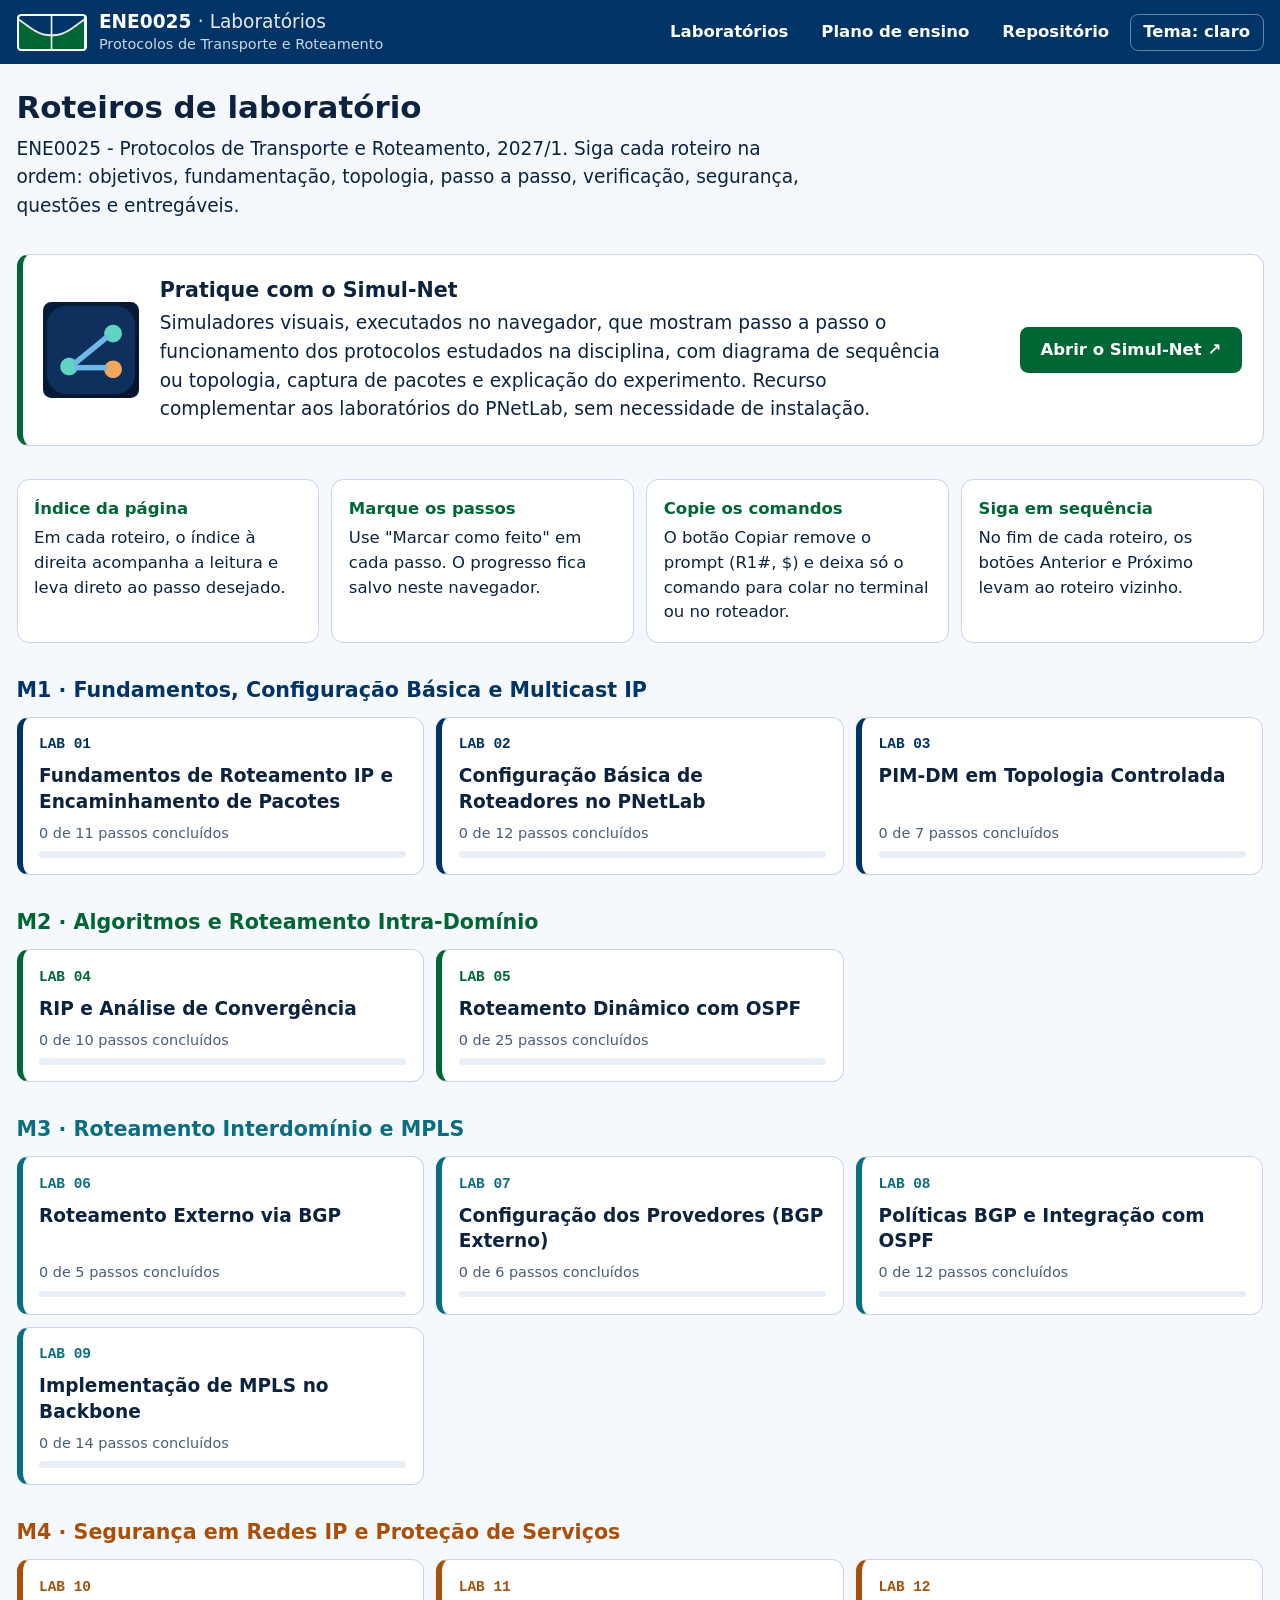
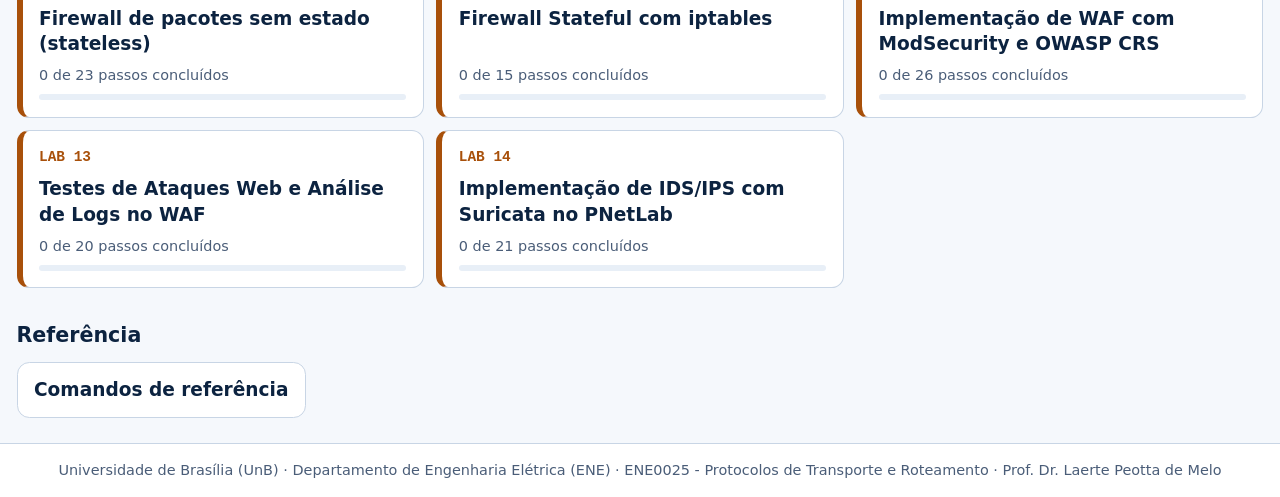
<file: docs/labs/index.html>
<!doctype html>
<html lang="pt-BR">
  <head>
    <meta charset="UTF-8" />
    <meta name="viewport" content="width=device-width, initial-scale=1.0" />
    <meta name="description" content="Roteiros de laboratório da disciplina ENE0025 - Protocolos de Transporte e Roteamento (UnB), com navegação por passos, índice lateral e acompanhamento de progresso." />
    <title>Laboratórios ENE0025 - Protocolos de Transporte e Roteamento</title>
    <script>
      // Aplica o tema salvo antes da renderização para evitar piscar. O padrão é o tema claro.
      try {
        if (localStorage.getItem('labs-theme') === 'dark') document.documentElement.classList.add('dark');
      } catch (e) {
        /* sem armazenamento: tema claro */
      }
    </script>
    <script type="module" crossorigin src="./assets/index-CzmdOeJb.js"></script>
    <link rel="stylesheet" crossorigin href="./assets/index-4GQrt1Xp.css">
  </head>
  <body>
    <div id="root"></div>
  </body>
</html>
</file>
<file: docs/labs/assets/index-4GQrt1Xp.css>
@layer properties{@supports (((-webkit-hyphens:none)) and (not (margin-trim:block))) or ((-moz-orient:inline) and (not (color:rgb(from red r g b)))){*,:before,:after,::backdrop{--tw-space-y-reverse:0;--tw-border-style:solid;--tw-leading:initial;--tw-font-weight:initial;--tw-outline-style:solid}}}@layer theme{:root,:host{--font-sans:"IBM Plex Sans", ui-sans-serif, system-ui, -apple-system, "Segoe UI", Roboto, sans-serif;--font-mono:"IBM Plex Mono", ui-monospace, "Cascadia Mono", Consolas, monospace;--color-black:#000;--color-white:#fff;--spacing:.25rem;--container-3xl:48rem;--container-4xl:56rem;--text-sm:.875rem;--text-sm--line-height:calc(1.25 / .875);--text-base:1rem;--text-base--line-height: 1.5 ;--text-lg:1.125rem;--text-lg--line-height:calc(1.75 / 1.125);--text-xl:1.25rem;--text-xl--line-height:calc(1.75 / 1.25);--text-2xl:1.5rem;--text-2xl--line-height:calc(2 / 1.5);--text-3xl:1.875rem;--text-3xl--line-height: 1.2 ;--font-weight-normal:400;--font-weight-semibold:600;--font-weight-bold:700;--leading-tight:1.25;--leading-snug:1.375;--leading-relaxed:1.625;--radius-md:.375rem;--radius-lg:.5rem;--radius-xl:.75rem;--default-font-family:"IBM Plex Sans", ui-sans-serif, system-ui, -apple-system, "Segoe UI", Roboto, sans-serif;--default-mono-font-family:"IBM Plex Mono", ui-monospace, "Cascadia Mono", Consolas, monospace}}@layer base{*,:after,:before,::backdrop{box-sizing:border-box;border:0 solid;margin:0;padding:0}::file-selector-button{box-sizing:border-box;border:0 solid;margin:0;padding:0}html,:host{-webkit-text-size-adjust:100%;tab-size:4;line-height:1.5;font-family:var(--default-font-family,-apple-system, BlinkMacSystemFont, "Segoe UI", Roboto, "Helvetica Neue", "Noto Sans", Arial, sans-serif, "Apple Color Emoji", "Segoe UI Emoji", "Segoe UI Symbol", "Noto Color Emoji");font-feature-settings:var(--default-font-feature-settings,normal);font-variation-settings:var(--default-font-variation-settings,normal);-webkit-tap-highlight-color:transparent}hr{height:0;color:inherit;border-top-width:1px}abbr:where([title]){-webkit-text-decoration:underline dotted;text-decoration:underline dotted}h1,h2,h3,h4,h5,h6{font-size:inherit;font-weight:inherit}a{color:inherit;-webkit-text-decoration:inherit;text-decoration:inherit}b,strong{font-weight:bolder}code,kbd,samp,pre{font-family:var(--default-mono-font-family,ui-monospace, SFMono-Regular, Menlo, Monaco, Consolas, "Liberation Mono", "Courier New", monospace);font-feature-settings:var(--default-mono-font-feature-settings,normal);font-variation-settings:var(--default-mono-font-variation-settings,normal);font-size:1em}small{font-size:80%}sub,sup{vertical-align:baseline;font-size:75%;line-height:0;position:relative}sub{bottom:-.25em}sup{top:-.5em}table{text-indent:0;border-color:inherit;border-collapse:collapse}:-moz-focusring:where(:not(iframe)){outline:auto}progress{vertical-align:baseline}summary{display:list-item}ol,ul,menu{list-style:none}img,svg,video,canvas,audio,iframe,embed,object{vertical-align:middle;display:block}img,video{max-width:100%;height:auto}button,input,select,optgroup,textarea{font:inherit;font-feature-settings:inherit;font-variation-settings:inherit;letter-spacing:inherit;color:inherit;opacity:1;background-color:#0000;border-radius:0}::file-selector-button{font:inherit;font-feature-settings:inherit;font-variation-settings:inherit;letter-spacing:inherit;color:inherit;opacity:1;background-color:#0000;border-radius:0}:where(select:is([multiple],[size])) optgroup{font-weight:bolder}:where(select:is([multiple],[size])) optgroup option{padding-inline-start:20px}::file-selector-button{margin-inline-end:4px}::placeholder{opacity:1}@supports (not ((-webkit-appearance:-apple-pay-button))) or (contain-intrinsic-size:1px){::placeholder{color:currentColor}@supports (color:color-mix(in lab,red,red)){::placeholder{color:color-mix(in oklab,currentcolor 50%,transparent)}}}textarea{resize:vertical}::-webkit-search-decoration{-webkit-appearance:none}::-webkit-date-and-time-value{min-height:1lh;text-align:inherit}::-webkit-datetime-edit{display:inline-flex}::-webkit-datetime-edit-fields-wrapper{padding:0}::-webkit-datetime-edit{padding-block:0}::-webkit-datetime-edit-year-field{padding-block:0}::-webkit-datetime-edit-month-field{padding-block:0}::-webkit-datetime-edit-day-field{padding-block:0}::-webkit-datetime-edit-hour-field{padding-block:0}::-webkit-datetime-edit-minute-field{padding-block:0}::-webkit-datetime-edit-second-field{padding-block:0}::-webkit-datetime-edit-millisecond-field{padding-block:0}::-webkit-datetime-edit-meridiem-field{padding-block:0}::-webkit-calendar-picker-indicator{line-height:1}:-moz-ui-invalid{box-shadow:none}button,input:where([type=button],[type=reset],[type=submit]){appearance:button}::file-selector-button{appearance:button}::-webkit-inner-spin-button{height:auto}::-webkit-outer-spin-button{height:auto}[hidden]:where(:not([hidden=until-found])){display:none!important}}@layer components;@layer utilities{.sr-only{clip-path:inset(50%);white-space:nowrap;border-width:0;width:1px;height:1px;margin:-1px;padding:0;position:absolute;overflow:hidden}.m-0{margin:0}.mx-auto{margin-inline:auto}.my-1{margin-block:var(--spacing)}.my-3{margin-block:calc(var(--spacing) * 3)}.my-4{margin-block:calc(var(--spacing) * 4)}.my-8{margin-block:calc(var(--spacing) * 8)}.mt-1{margin-top:var(--spacing)}.mt-2{margin-top:calc(var(--spacing) * 2)}.mt-4{margin-top:calc(var(--spacing) * 4)}.mt-5{margin-top:calc(var(--spacing) * 5)}.mt-7{margin-top:calc(var(--spacing) * 7)}.mt-9{margin-top:calc(var(--spacing) * 9)}.mt-12{margin-top:calc(var(--spacing) * 12)}.mt-auto{margin-top:auto}.mb-2{margin-bottom:calc(var(--spacing) * 2)}.mb-3{margin-bottom:calc(var(--spacing) * 3)}.mb-6{margin-bottom:calc(var(--spacing) * 6)}.ml-auto{margin-left:auto}.block{display:block}.flex{display:flex}.grid{display:grid}.hidden{display:none}.inline-flex{display:inline-flex}.table{display:table}.h-1\.5{height:calc(var(--spacing) * 1.5)}.h-2{height:calc(var(--spacing) * 2)}.h-9{height:calc(var(--spacing) * 9)}.h-auto{height:auto}.h-full{height:100%}.h-screen{height:100vh}.max-h-none{max-height:none}.min-h-8{min-height:calc(var(--spacing) * 8)}.min-h-9{min-height:calc(var(--spacing) * 9)}.min-h-11{min-height:calc(var(--spacing) * 11)}.min-h-screen{min-height:100vh}.w-auto{width:auto}.w-fit{width:fit-content}.w-full{width:100%}.w-screen{width:100vw}.max-w-3xl{max-width:var(--container-3xl)}.max-w-4xl{max-width:var(--container-4xl)}.max-w-\[92rem\]{max-width:92rem}.max-w-full{max-width:100%}.max-w-none{max-width:none}.min-w-0{min-width:0}.min-w-14{min-width:calc(var(--spacing) * 14)}.min-w-48{min-width:calc(var(--spacing) * 48)}.min-w-64{min-width:calc(var(--spacing) * 64)}.flex-1{flex:1}.shrink-0{flex-shrink:0}.scroll-mt-4{scroll-margin-top:calc(var(--spacing) * 4)}.list-decimal{list-style-type:decimal}.list-disc{list-style-type:disc}.flex-col{flex-direction:column}.flex-wrap{flex-wrap:wrap}.items-center{align-items:center}.items-start{align-items:flex-start}.justify-between{justify-content:space-between}.justify-end{justify-content:flex-end}.gap-2{gap:calc(var(--spacing) * 2)}.gap-3{gap:calc(var(--spacing) * 3)}.gap-4{gap:calc(var(--spacing) * 4)}.gap-5{gap:calc(var(--spacing) * 5)}.gap-8{gap:calc(var(--spacing) * 8)}:where(.space-y-0\.5>:not(:last-child)){--tw-space-y-reverse:0;margin-block-start:calc(calc(var(--spacing) * .5) * var(--tw-space-y-reverse));margin-block-end:calc(calc(var(--spacing) * .5) * calc(1 - var(--tw-space-y-reverse)))}:where(.space-y-1>:not(:last-child)){--tw-space-y-reverse:0;margin-block-start:calc(var(--spacing) * var(--tw-space-y-reverse));margin-block-end:calc(var(--spacing) * calc(1 - var(--tw-space-y-reverse)))}:where(.space-y-2>:not(:last-child)){--tw-space-y-reverse:0;margin-block-start:calc(calc(var(--spacing) * 2) * var(--tw-space-y-reverse));margin-block-end:calc(calc(var(--spacing) * 2) * calc(1 - var(--tw-space-y-reverse)))}:where(.space-y-8>:not(:last-child)){--tw-space-y-reverse:0;margin-block-start:calc(calc(var(--spacing) * 8) * var(--tw-space-y-reverse));margin-block-end:calc(calc(var(--spacing) * 8) * calc(1 - var(--tw-space-y-reverse)))}.gap-x-4{column-gap:calc(var(--spacing) * 4)}.gap-y-1{row-gap:var(--spacing)}.overflow-auto{overflow:auto}.overflow-hidden{overflow:hidden}.overflow-x-auto{overflow-x:auto}.rounded{border-radius:.25rem}.rounded-full{border-radius:2147483647px}.rounded-lg{border-radius:var(--radius-lg)}.rounded-md{border-radius:var(--radius-md)}.rounded-xl{border-radius:var(--radius-xl)}.rounded-r-lg{border-top-right-radius:var(--radius-lg);border-bottom-right-radius:var(--radius-lg)}.border{border-style:var(--tw-border-style);border-width:1px}.border-t{border-top-style:var(--tw-border-style);border-top-width:1px}.border-b{border-bottom-style:var(--tw-border-style);border-bottom-width:1px}.border-l-4{border-left-style:var(--tw-border-style);border-left-width:4px}.border-l-\[6px\]{border-left-style:var(--tw-border-style);border-left-width:6px}.border-accent{border-color:var(--accent)}.border-line{border-color:var(--line)}.border-white\/40{border-color:#fff6}@supports (color:color-mix(in lab,red,red)){.border-white\/40{border-color:color-mix(in oklab,var(--color-white) 40%,transparent)}}.border-l-accent{border-left-color:var(--accent)}.bg-\[var\(--code-bg\)\]{background-color:var(--code-bg)}.bg-accent{background-color:var(--accent)}.bg-bg{background-color:var(--bg)}.bg-brand{background-color:var(--brand)}.bg-surface{background-color:var(--surface)}.bg-surface2{background-color:var(--surface-2)}.bg-white{background-color:var(--color-white)}.p-0{padding:0}.p-0\.5{padding:calc(var(--spacing) * .5)}.p-3{padding:calc(var(--spacing) * 3)}.p-4{padding:calc(var(--spacing) * 4)}.p-5{padding:calc(var(--spacing) * 5)}.px-1\.5{padding-inline:calc(var(--spacing) * 1.5)}.px-3{padding-inline:calc(var(--spacing) * 3)}.px-4{padding-inline:calc(var(--spacing) * 4)}.px-5{padding-inline:calc(var(--spacing) * 5)}.py-0\.5{padding-block:calc(var(--spacing) * .5)}.py-1{padding-block:var(--spacing)}.py-1\.5{padding-block:calc(var(--spacing) * 1.5)}.py-2{padding-block:calc(var(--spacing) * 2)}.py-2\.5{padding-block:calc(var(--spacing) * 2.5)}.py-3{padding-block:calc(var(--spacing) * 3)}.py-4{padding-block:calc(var(--spacing) * 4)}.py-6{padding-block:calc(var(--spacing) * 6)}.pt-6{padding-top:calc(var(--spacing) * 6)}.pb-2{padding-bottom:calc(var(--spacing) * 2)}.pl-6{padding-left:calc(var(--spacing) * 6)}.text-center{text-align:center}.text-left{text-align:left}.text-right{text-align:right}.align-top{vertical-align:top}.font-mono{font-family:IBM Plex Mono,ui-monospace,Cascadia Mono,Consolas,monospace}.text-2xl{font-size:var(--text-2xl);line-height:var(--tw-leading,var(--text-2xl--line-height))}.text-3xl{font-size:var(--text-3xl);line-height:var(--tw-leading,var(--text-3xl--line-height))}.text-base{font-size:var(--text-base);line-height:var(--tw-leading,var(--text-base--line-height))}.text-lg{font-size:var(--text-lg);line-height:var(--tw-leading,var(--text-lg--line-height))}.text-sm{font-size:var(--text-sm);line-height:var(--tw-leading,var(--text-sm--line-height))}.text-xl{font-size:var(--text-xl);line-height:var(--tw-leading,var(--text-xl--line-height))}.text-\[0\.92em\]{font-size:.92em}.text-\[0\.92rem\]{font-size:.92rem}.text-\[0\.95rem\]{font-size:.95rem}.text-\[1\.05rem\]{font-size:1.05rem}.leading-relaxed{--tw-leading:var(--leading-relaxed);line-height:var(--leading-relaxed)}.leading-snug{--tw-leading:var(--leading-snug);line-height:var(--leading-snug)}.leading-tight{--tw-leading:var(--leading-tight);line-height:var(--leading-tight)}.font-bold{--tw-font-weight:var(--font-weight-bold);font-weight:var(--font-weight-bold)}.font-normal{--tw-font-weight:var(--font-weight-normal);font-weight:var(--font-weight-normal)}.font-semibold{--tw-font-weight:var(--font-weight-semibold);font-weight:var(--font-weight-semibold)}.text-\[var\(--code-comment\)\]{color:var(--code-comment)}.text-\[var\(--code-prompt\)\]{color:var(--code-prompt)}.text-accent{color:var(--accent)}.text-accent-ink{color:var(--accent-ink)}.text-danger{color:var(--danger)}.text-ink{color:var(--text)}.text-muted{color:var(--muted)}.text-white{color:var(--color-white)}.italic{font-style:italic}.underline{text-decoration-line:underline}.underline-offset-2{text-underline-offset:2px}.opacity-80{opacity:.8}.opacity-90{opacity:.9}.backdrop\:bg-black\/60::backdrop{background-color:#0009}@supports (color:color-mix(in lab,red,red)){.backdrop\:bg-black\/60::backdrop{background-color:color-mix(in oklab,var(--color-black) 60%,transparent)}}@media(hover:hover){.hover\:bg-bg:hover{background-color:var(--bg)}.hover\:bg-surface2:hover{background-color:var(--surface-2)}.hover\:bg-white\/10:hover{background-color:#ffffff1a}@supports (color:color-mix(in lab,red,red)){.hover\:bg-white\/10:hover{background-color:color-mix(in oklab,var(--color-white) 10%,transparent)}}.hover\:opacity-90:hover{opacity:.9}}.focus\:not-sr-only:focus{clip-path:none;white-space:normal;width:auto;height:auto;margin:0;padding:0;position:static;overflow:visible}.focus\:absolute:focus{position:absolute}.focus\:top-2:focus{top:calc(var(--spacing) * 2)}.focus\:left-2:focus{left:calc(var(--spacing) * 2)}.focus\:z-50:focus{z-index:50}.focus\:rounded-lg:focus{border-radius:var(--radius-lg)}.focus\:bg-accent:focus{background-color:var(--accent)}.focus\:px-4:focus{padding-inline:calc(var(--spacing) * 4)}.focus\:py-2:focus{padding-block:calc(var(--spacing) * 2)}.focus\:text-accent-ink:focus{color:var(--accent-ink)}.focus-visible\:outline:focus-visible{outline-style:var(--tw-outline-style);outline-width:1px}.focus-visible\:outline-2:focus-visible{outline-style:var(--tw-outline-style);outline-width:2px}.focus-visible\:outline-offset-2:focus-visible{outline-offset:2px}@media(min-width:40rem){.sm\:grid-cols-2{grid-template-columns:repeat(2,minmax(0,1fr))}}@media(min-width:64rem){.lg\:grid-cols-4{grid-template-columns:repeat(4,minmax(0,1fr))}}@media(min-width:80rem){.xl\:sticky{position:sticky}.xl\:top-4{top:calc(var(--spacing) * 4)}.xl\:block{display:block}.xl\:max-h-\[calc\(100vh-2rem\)\]{max-height:calc(100vh - 2rem)}.xl\:grid-cols-3{grid-template-columns:repeat(3,minmax(0,1fr))}.xl\:grid-cols-\[minmax\(0\,1fr\)_15rem\]{grid-template-columns:minmax(0,1fr) 15rem}.xl\:self-start{align-self:flex-start}.xl\:overflow-y-auto{overflow-y:auto}}.\[\&\>svg\]\:mx-auto>svg{margin-inline:auto}.\[\&\>svg\]\:block>svg{display:block}}:root{--bg:#f5f8fc;--surface:#fff;--surface-2:#e8eff7;--text:#0c2340;--muted:#4a5d78;--line:#c8d5e5;--accent:#063;--accent-ink:#fff;--brand:#036;--code-bg:#f0f4f9;--code-prompt:#0b5cad;--code-comment:#5b6b80;--warn:#b45309;--danger:#b91c1c;--m1:#036;--m2:#063;--m3:#0b6e80;--m4:#a8500a}.dark{--bg:#081a2e;--surface:#0e2742;--surface-2:#123257;--text:#e8f0fa;--muted:#9fb4cf;--line:#234872;--accent:#5fd49a;--accent-ink:#06231a;--brand:#0a2a4d;--code-bg:#0a1f38;--code-prompt:#7cc0ff;--code-comment:#8aa0bb;--warn:#f2a65a;--danger:#e2574c;--m1:#6fb0ff;--m2:#5fd49a;--m3:#5fd0e0;--m4:#f2a65a}html{scroll-padding-top:1rem;font-size:16.5px}body{background:var(--bg);color:var(--text);font-family:var(--font-sans);line-height:1.55}:focus-visible{outline:3px solid var(--accent);outline-offset:2px}@media(prefers-reduced-motion:reduce){*,:before,:after{scroll-behavior:auto!important;transition-duration:.01ms!important;animation-duration:.01ms!important}}.md img{border-radius:.5rem;max-width:100%;height:auto}.md table{border-collapse:collapse}.md details{margin:1rem 0}.md li>p{margin:.25rem 0}.md li::marker{color:var(--accent)}.md input[type=checkbox]{accent-color:var(--accent);margin-right:.4rem}.md .contains-task-list{padding-left:.5rem;list-style:none}.md kbd{border:1px solid var(--line);font-family:var(--font-mono);border-bottom-width:2px;border-radius:4px;padding:0 5px;font-size:.9em}@media print{header,aside,.no-print{display:none!important}.md pre{white-space:pre-wrap}}@property --tw-space-y-reverse{syntax:"*";inherits:false;initial-value:0}@property --tw-border-style{syntax:"*";inherits:false;initial-value:solid}@property --tw-leading{syntax:"*";inherits:false}@property --tw-font-weight{syntax:"*";inherits:false}@property --tw-outline-style{syntax:"*";inherits:false;initial-value:solid}
</file>
